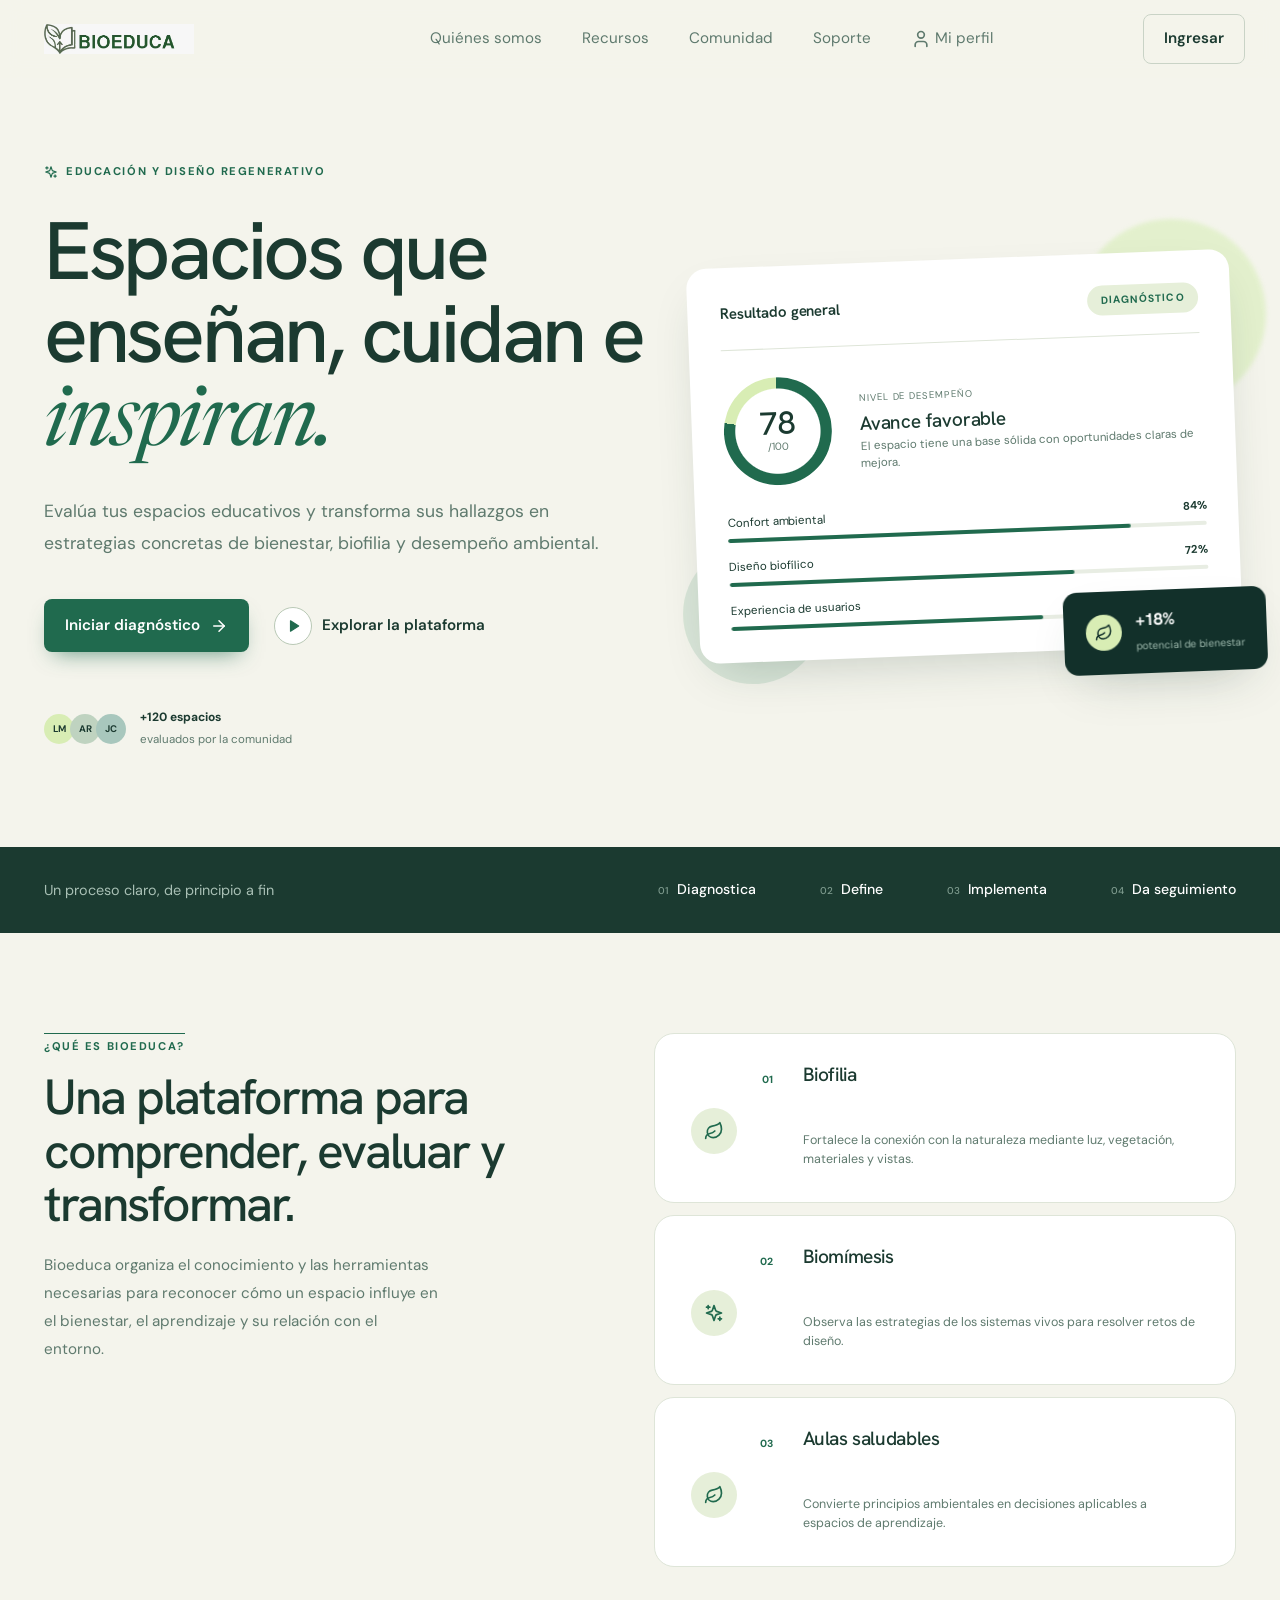
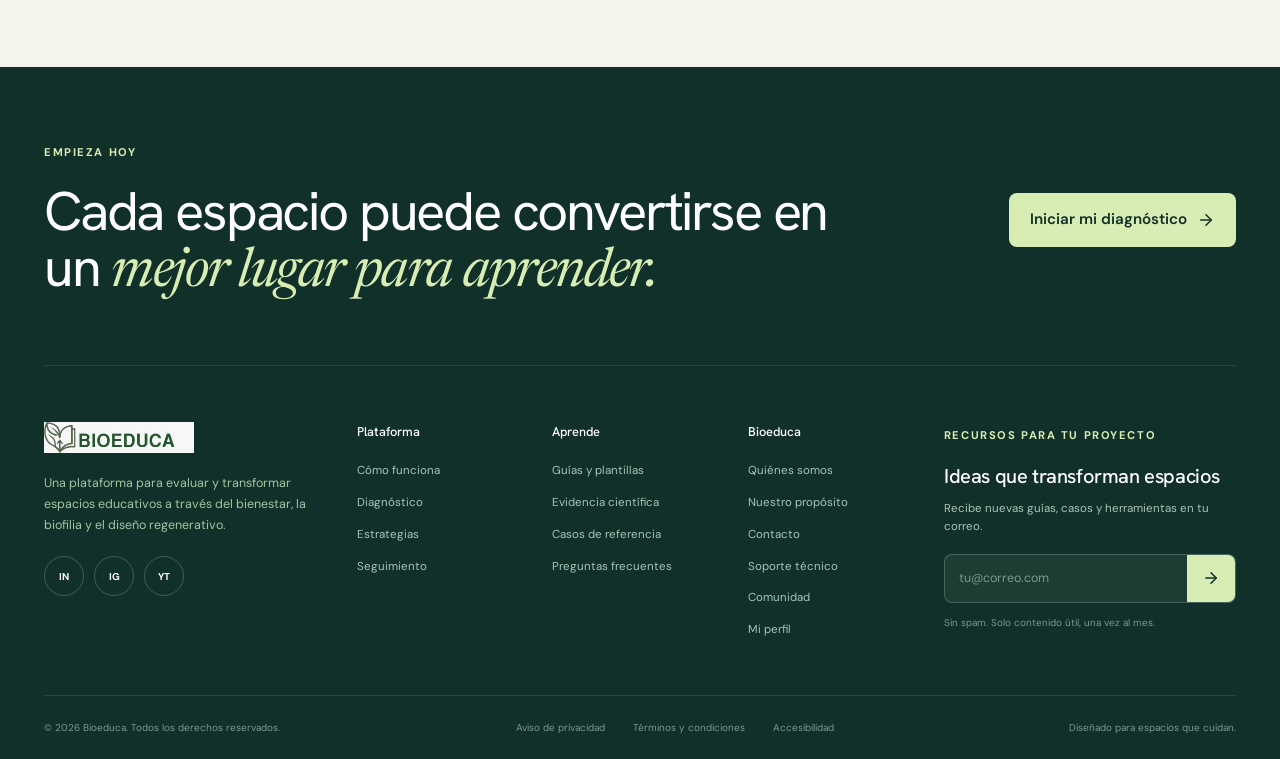
<file: index.html>
<!DOCTYPE html>
<html lang="es">
<head>
<meta charset="UTF-8">
<meta name="viewport" content="width=device-width, initial-scale=1">
<title>Bioeduca — Espacios que enseñan, cuidan e inspiran</title>
<meta name="description" content="Evalúa tus espacios educativos y transforma sus hallazgos en estrategias de bienestar, biofilia y desempeño ambiental.">
<link rel="preconnect" href="https://fonts.googleapis.com">
<link rel="preconnect" href="https://fonts.gstatic.com" crossorigin>
<link href="https://fonts.googleapis.com/css2?family=DM+Sans:wght@400;500;600;700&family=Hanken+Grotesk:wght@400;500;600&family=Newsreader:ital,wght@1,400;1,500&display=swap" rel="stylesheet">
<link rel="stylesheet" href="styles.css">
<script src="script.js" defer></script>
</head>
<body>
<svg width="0" height="0" style="position:absolute" aria-hidden="true" focusable="false"><defs><symbol id="i-arrow-right" viewBox="0 0 24 24"><path d="M5 12h14"/><path d="m12 5 7 7-7 7"/></symbol><symbol id="i-play" viewBox="0 0 24 24"><polygon points="6 3 20 12 6 21 6 3"/></symbol><symbol id="i-menu" viewBox="0 0 24 24"><line x1="4" x2="20" y1="12" y2="12"/><line x1="4" x2="20" y1="6" y2="6"/><line x1="4" x2="20" y1="18" y2="18"/></symbol><symbol id="i-leaf" viewBox="0 0 24 24"><path d="M11 20A7 7 0 0 1 9.8 6.1C15.5 5 17 4.48 19 2c1 2 2 4.18 2 8 0 5.5-4.78 10-10 10Z"/><path d="M2 21c0-3 1.85-5.36 5.08-6C9.5 14.52 12 13 13 12"/></symbol><symbol id="i-sparkles" viewBox="0 0 24 24"><path d="m12 3-1.912 5.813a2 2 0 0 1-1.275 1.275L3 12l5.813 1.912a2 2 0 0 1 1.275 1.275L12 21l1.912-5.813a2 2 0 0 1 1.275-1.275L21 12l-5.813-1.912a2 2 0 0 1-1.275-1.275L12 3Z"/><path d="M5 3v4"/><path d="M19 17v4"/><path d="M3 5h4"/><path d="M17 19h4"/></symbol><symbol id="i-download" viewBox="0 0 24 24"><path d="M21 15v4a2 2 0 0 1-2 2H5a2 2 0 0 1-2-2v-4"/><polyline points="7 10 12 15 17 10"/><line x1="12" x2="12" y1="15" y2="3"/></symbol><symbol id="i-chevron-down" viewBox="0 0 24 24"><path d="m6 9 6 6 6-6"/></symbol><symbol id="i-upload" viewBox="0 0 24 24"><path d="M21 15v4a2 2 0 0 1-2 2H5a2 2 0 0 1-2-2v-4"/><polyline points="17 8 12 3 7 8"/><line x1="12" x2="12" y1="3" y2="15"/></symbol><symbol id="i-phone" viewBox="0 0 24 24"><path d="M22 16.92v3a2 2 0 0 1-2.18 2 19.79 19.79 0 0 1-8.63-3.07 19.5 19.5 0 0 1-6-6 19.79 19.79 0 0 1-3.07-8.67A2 2 0 0 1 4.11 2h3a2 2 0 0 1 2 1.72 12.84 12.84 0 0 0 .7 2.81 2 2 0 0 1-.45 2.11L8.09 9.91a16 16 0 0 0 6 6l1.27-1.27a2 2 0 0 1 2.11-.45 12.84 12.84 0 0 0 2.81.7A2 2 0 0 1 22 16.92z"/></symbol><symbol id="i-map-pin" viewBox="0 0 24 24"><path d="M20 10c0 6-8 12-8 12s-8-6-8-12a8 8 0 0 1 16 0Z"/><circle cx="12" cy="10" r="3"/></symbol><symbol id="i-copy" viewBox="0 0 24 24"><rect width="14" height="14" x="8" y="8" rx="2" ry="2"/><path d="M4 16c-1.1 0-2-.9-2-2V4c0-1.1.9-2 2-2h10c1.1 0 2 .9 2 2"/></symbol><symbol id="i-check" viewBox="0 0 24 24"><path d="M20 6 9 17l-5-5"/></symbol><symbol id="i-mail" viewBox="0 0 24 24"><rect width="20" height="16" x="2" y="4" rx="2"/><path d="m22 7-8.97 5.7a1.94 1.94 0 0 1-2.06 0L2 7"/></symbol><symbol id="i-x" viewBox="0 0 24 24"><path d="M18 6 6 18"/><path d="m6 6 12 12"/></symbol><symbol id="i-check-circle-2" viewBox="0 0 24 24"><circle cx="12" cy="12" r="10"/><path d="m9 12 2 2 4-4"/></symbol><symbol id="i-user" viewBox="0 0 24 24"><path d="M19 21v-2a4 4 0 0 0-4-4H9a4 4 0 0 0-4 4v2"/><circle cx="12" cy="7" r="4"/></symbol></defs></svg>
<header class="header">
  <div class="container header__in">


<a href="#/" class="logo" aria-label="Bioeduca, inicio">
    <img
        src="img/BIED.jpg"
        alt="BIOEDUCA"
        class="logo__image"
    >
</a>

    <button class="burger" aria-label="Abrir menú" aria-expanded="false" aria-controls="nav"><svg class="i" aria-hidden="true" focusable="false"><use href="#i-menu"/></svg></button>
    <nav class="nav" id="nav" aria-label="Principal">
      <a href="#/quienes-somos" data-route="quienes-somos">Quiénes somos</a>
      <a href="#/recursos" data-route="recursos">Recursos</a>
      <a href="#/comunidad" data-route="comunidad">Comunidad</a>
      <a href="#/soporte" data-route="soporte">Soporte</a>
      <a href="perfil.html" class="nav__profile"><svg class="i" aria-hidden="true" focusable="false"><use href="#i-user"/></svg> Mi perfil</a>
      <a class="btn btn--outline nav__cta" href="login.html">Ingresar</a>
    </nav>
  </div>
</header>

<main id="main">
<!-- ============ INICIO ============ -->
<div class="view" data-view="" hidden>
  <section class="hero container">
    <div class="hero__copy">
      <p class="eyebrow"><svg class="i" aria-hidden="true" focusable="false"><use href="#i-sparkles"/></svg> Educación y diseño regenerativo</p>
      <h1>Espacios que enseñan, cuidan e <em>inspiran.</em></h1>
      <p class="lead">Evalúa tus espacios educativos y transforma sus hallazgos en estrategias concretas de bienestar, biofilia y desempeño ambiental.</p>
      <div class="hero__actions">
        <button class="btn btn--primary" data-open-diag>Iniciar diagnóstico <svg class="i" aria-hidden="true" focusable="false"><use href="#i-arrow-right"/></svg></button>
        <a class="btn btn--ghost" href="#/recursos"><span class="play"><svg class="i" aria-hidden="true" focusable="false"><use href="#i-play"/></svg></span> Explorar la plataforma</a>
      </div>
      <div class="proof">
        <div class="avatars"><span>LM</span><span>AR</span><span>JC</span></div>
        <p><strong>+120 espacios</strong><small>evaluados por la comunidad</small></p>
      </div>
    </div>
    <div class="hero__visual" aria-label="Ejemplo de resultado de diagnóstico">
      <span class="blob blob--a"></span><span class="blob blob--b"></span>
      <article class="score">
        <header><h2>Resultado general</h2><span class="pill">DIAGNÓSTICO</span></header>
        <div class="score__main">
          <div class="ring" style="--v:78"><b>78</b><small>/100</small></div>
          <div><small class="micro">NIVEL DE DESEMPEÑO</small><h3>Avance favorable</h3><p>El espacio tiene una base sólida con oportunidades claras de mejora.</p></div>
        </div>
        <ul class="bars">
          <li><span>Confort ambiental</span><b>84%</b><i style="--w:84%"></i></li>
          <li><span>Diseño biofílico</span><b>72%</b><i style="--w:72%"></i></li>
          <li><span>Experiencia de usuarios</span><b>65%</b><i style="--w:65%"></i></li>
        </ul>
        <aside class="badge"><span><svg class="i" aria-hidden="true" focusable="false"><use href="#i-leaf"/></svg></span><div><strong>+18%</strong><small>potencial de bienestar</small></div></aside>
      </article>
    </div>
  </section>

  <section class="process" aria-label="Proceso">
    <div class="container process__in">
      <p>Un proceso claro, de principio a fin</p>
      <ol><li><small>01</small>Diagnostica</li><li><small>02</small>Define</li><li><small>03</small>Implementa</li><li><small>04</small>Da seguimiento</li></ol>
    </div>
  </section>

  <section class="about container">
    <div>
      <p class="tag">¿QUÉ ES BIOEDUCA?</p>
      <h2 class="h2">Una plataforma para comprender, evaluar y transformar.</h2>
      <p class="muted">Bioeduca organiza el conocimiento y las herramientas necesarias para reconocer cómo un espacio influye en el bienestar, el aprendizaje y su relación con el entorno.</p>
    </div>
    <div class="stack">
      <article class="card feat"><small>01</small><span class="ico"><svg class="i" aria-hidden="true" focusable="false"><use href="#i-leaf"/></svg></span><div><h3>Biofilia</h3><p>Fortalece la conexión con la naturaleza mediante luz, vegetación, materiales y vistas.</p></div></article>
      <article class="card feat"><small>02</small><span class="ico"><svg class="i" aria-hidden="true" focusable="false"><use href="#i-sparkles"/></svg></span><div><h3>Biomímesis</h3><p>Observa las estrategias de los sistemas vivos para resolver retos de diseño.</p></div></article>
      <article class="card feat"><small>03</small><span class="ico"><svg class="i" aria-hidden="true" focusable="false"><use href="#i-leaf"/></svg></span><div><h3>Aulas saludables</h3><p>Convierte principios ambientales en decisiones aplicables a espacios de aprendizaje.</p></div></article>
    </div>
  </section>
</div>

<!-- ============ QUIÉNES SOMOS ============ -->
<div class="view" data-view="quienes-somos" hidden>
  <section class="hero hero--about container">
    <div class="hero__copy">
      <p class="tag">QUIÉNES SOMOS</p>
      <h1>Diseñamos espacios que también forman parte del aprendizaje.</h1>
      <p class="lead">Bioeduca conecta conocimiento científico, experiencia educativa y diseño regenerativo para que cada institución pueda transformar sus espacios con propósito.</p>
      <button class="btn btn--primary" data-open-diag>Comenzar una evaluación <svg class="i" aria-hidden="true" focusable="false"><use href="#i-arrow-right"/></svg></button>
    </div>
    <aside class="manifesto">
      <small>MANIFIESTO BIOEDUCA</small>
      <blockquote>“Un espacio educativo no es un contenedor: es un agente activo que puede cuidar, inspirar y regenerar.”</blockquote>
      <hr><strong data-count="120" data-suffix="+">120+</strong><small>espacios evaluados</small>
    </aside>
  </section>
  <section class="container"><div class="trio">
    <article><small>01</small><h3>Propósito</h3><p>Convertir la evidencia sobre bienestar en decisiones accesibles.</p></article>
    <article><small>02</small><h3>Misión</h3><p>Acompañar a las comunidades desde el diagnóstico hasta el impacto.</p></article>
    <article><small>03</small><h3>Visión</h3><p>Una red de espacios educativos saludables, vivos y regenerativos.</p></article>
  </div></section>
  <section class="container goals">
    <div><p class="tag">OBJETIVOS</p><h2 class="h2">Lo que buscamos lograr.</h2></div>
    <ul class="goal-list">
      <li><span class="ci"><svg class="i" aria-hidden="true" focusable="false"><use href="#i-check"/></svg></span><p>Medir cómo el confort ambiental y la conexión con la naturaleza influyen en el aprendizaje.</p></li>
      <li><span class="ci"><svg class="i" aria-hidden="true" focusable="false"><use href="#i-check"/></svg></span><p>Traducir la evidencia científica en estrategias biofílicas y biomiméticas aplicables.</p></li>
      <li><span class="ci"><svg class="i" aria-hidden="true" focusable="false"><use href="#i-check"/></svg></span><p>Acompañar a cada institución desde el diagnóstico hasta la verificación de resultados.</p></li>
      <li><span class="ci"><svg class="i" aria-hidden="true" focusable="false"><use href="#i-check"/></svg></span><p>Construir una comunidad que comparta casos, datos y aprendizajes.</p></li>
    </ul>
  </section>
  <section class="container contact" id="contacto">
    <div><p class="tag">CONTACTO</p><h2 class="h2">Hablemos de tu espacio.</h2><p class="muted">Escríbenos o llámanos: te ayudamos a dar el primer paso. Los datos de esta sección son de ejemplo; reemplázalos por los oficiales.</p></div>
    <ul class="contact__list">
      <li><span class="ci"><svg class="i" aria-hidden="true" focusable="false"><use href="#i-phone"/></svg></span><div><small>Teléfono</small><a href="tel:+528100000000">+52 (81) 0000 0000</a></div></li>
      <li><span class="ci"><svg class="i" aria-hidden="true" focusable="false"><use href="#i-mail"/></svg></span><div><small>Correo</small><a href="mailto:hola@bioeduca.org">hola@bioeduca.org</a></div></li>
      <li><span class="ci"><svg class="i" aria-hidden="true" focusable="false"><use href="#i-map-pin"/></svg></span><div><small>Ubicación</small><span>Nuevo León, México</span></div></li>
      <li><div class="soc-links" aria-label="Redes sociales"><a href="#" data-soon="Esta red social estará disponible pronto.">LinkedIn</a><a href="#" data-soon="Esta red social estará disponible pronto.">Instagram</a><a href="#" data-soon="Esta red social estará disponible pronto.">YouTube</a></div></li>
    </ul>
  </section>
</div>

<!-- ============ RECURSOS ============ -->
<div class="view" data-view="recursos" hidden>
  <section class="page-head container">
    <p class="tag">BIBLIOTECA</p>
    <h1>Recursos para diseñar con propósito.</h1>
    <p class="lead">Herramientas, documentos y referencias para acompañar cada decisión.</p>
    <div class="chips" role="group" aria-label="Filtrar recursos" data-filter-group="res">
      <button class="chip is-active" data-f="all">Todos</button><button class="chip" data-f="biofilia">Diseño biofílico</button><button class="chip" data-f="biomimesis">Biomimético</button><button class="chip" data-f="confort">Confort ambiental</button><button class="chip" data-f="guia">Guías y plantillas</button><button class="chip" data-f="evidencia">Evidencias</button><button class="chip" data-f="caso">Casos</button><button class="chip" data-f="pregunta">FAQs</button>
    </div>
  </section>
  <section class="container grid2" id="res-grid">
    <article class="card res" data-cat="biofilia guia" data-title="Diseño biofílico en espacios educativos" data-meta="PDF · 2.4 MB"><small>01 · GUÍA</small><h3>Diseño biofílico en espacios educativos</h3><p>Principios y acciones para reforzar la conexión cotidiana con la naturaleza.</p><footer><span>PDF · 2.4 MB</span><button class="btn-dl" type="button" data-download><svg class="i" aria-hidden="true" focusable="false"><use href="#i-download"/></svg> Descargar</button></footer></article>
    <article class="card res" data-cat="guia" data-title="Matriz de observación del espacio" data-meta="XLSX · 180 KB"><small>02 · PLANTILLA</small><h3>Matriz de observación del espacio</h3><p>Registra condiciones físicas, patrones de uso y oportunidades de mejora.</p><footer><span>XLSX · 180 KB</span><button class="btn-dl" type="button" data-download><svg class="i" aria-hidden="true" focusable="false"><use href="#i-download"/></svg> Descargar</button></footer></article>
    <article class="card res" data-cat="biomimesis guia" data-title="Primeros pasos para diseñar con biomímesis" data-meta="PDF · 1.9 MB"><small>03 · GUÍA</small><h3>Primeros pasos para diseñar con biomímesis</h3><p>Cómo traducir estrategias de la naturaleza en soluciones de aula.</p><footer><span>PDF · 1.9 MB</span><button class="btn-dl" type="button" data-download><svg class="i" aria-hidden="true" focusable="false"><use href="#i-download"/></svg> Descargar</button></footer></article>
    <article class="card res" data-cat="confort evidencia" data-title="Confort ambiental y aprendizaje" data-meta="PDF · 3.1 MB"><small>04 · EVIDENCIA</small><h3>Confort ambiental y aprendizaje</h3><p>Colección comentada sobre aire, luz, acústica y desempeño cognitivo.</p><footer><span>PDF · 3.1 MB</span><button class="btn-dl" type="button" data-download><svg class="i" aria-hidden="true" focusable="false"><use href="#i-download"/></svg> Descargar</button></footer></article>
    <article class="card res" data-cat="evidencia biofilia" data-title="Bibliografía comentada: naturaleza y atención" data-meta="PDF · 1.2 MB"><small>05 · EVIDENCIA</small><h3>Bibliografía comentada: naturaleza y atención</h3><p>Referencias clave sobre biofilia y atención sostenida en estudiantes.</p><footer><span>PDF · 1.2 MB</span><button class="btn-dl" type="button" data-download><svg class="i" aria-hidden="true" focusable="false"><use href="#i-download"/></svg> Descargar</button></footer></article>
    <article class="card res" data-cat="caso biofilia" data-title="Caso: patio escolar regenerado" data-meta="PDF · 4.0 MB"><small>06 · CASO</small><h3>Caso: patio escolar regenerado</h3><p>Cómo una escuela transformó su patio en un espacio vivo de aprendizaje.</p><footer><span>PDF · 4.0 MB</span><button class="btn-dl" type="button" data-download><svg class="i" aria-hidden="true" focusable="false"><use href="#i-download"/></svg> Descargar</button></footer></article>
    <article class="card res" data-cat="pregunta" data-title="Preguntas frecuentes: primeros pasos" data-meta="PDF · 640 KB"><small>07 · FAQ</small><h3>Preguntas frecuentes: primeros pasos</h3><p>Respuestas rápidas sobre diagnóstico, estrategias y seguimiento.</p><footer><span>PDF · 640 KB</span><button class="btn-dl" type="button" data-download><svg class="i" aria-hidden="true" focusable="false"><use href="#i-download"/></svg> Descargar</button></footer></article>
    <article class="card res" data-cat="confort guia" data-title="Registro de confort térmico y acústico" data-meta="XLSX · 210 KB"><small>08 · PLANTILLA</small><h3>Registro de confort térmico y acústico</h3><p>Hoja sencilla para medir y comparar condiciones del aula.</p><footer><span>XLSX · 210 KB</span><button class="btn-dl" type="button" data-download><svg class="i" aria-hidden="true" focusable="false"><use href="#i-download"/></svg> Descargar</button></footer></article>
  </section>
  <p class="container empty" hidden>No hay recursos en esta categoría todavía.</p>
</div>

<!-- ============ COMUNIDAD ============ -->
<div class="view" data-view="comunidad" hidden>
  <section class="hero hero--comm container">
    <div class="hero__copy">
      <p class="tag">COMUNIDAD BIOEDUCA</p>
      <h1>Conocimiento que crece cuando se comparte.</h1>
      <p class="lead">Explora investigaciones, experiencias y conversaciones entre personas que están transformando espacios educativos.</p>
    </div>
    <div class="circle"><strong data-count="1240">1,240</strong><small>personas aprendiendo juntas</small></div>
  </section>
  <section class="container">
    <div class="tabs" role="tablist" data-tabs>
      <button role="tab" class="tab is-active" aria-selected="true" aria-controls="tab-art" id="t-art">Artículos e investigaciones</button>
      <button role="tab" class="tab" aria-selected="false" aria-controls="tab-foro" id="t-foro" tabindex="-1">Foro de discusiones</button>
    </div>
    <div class="grid2" role="tabpanel" id="tab-art" aria-labelledby="t-art">
      <article class="card res"><small class="tag2">INVESTIGACIÓN</small><h3>La naturaleza como aliada de la atención</h3><p>Ideas, hallazgos y decisiones aplicables para transformar la experiencia cotidiana.</p><a class="read" href="#/comunidad" data-soon="Este contenido estará disponible pronto.">Leer artículo · 6 min <svg class="i" aria-hidden="true" focusable="false"><use href="#i-arrow-right"/></svg></a></article>
      <article class="card res"><small class="tag2">TENDENCIAS</small><h3>Aulas flexibles: más allá del mobiliario</h3><p>Ideas, hallazgos y decisiones aplicables para transformar la experiencia cotidiana.</p><a class="read" href="#/comunidad" data-soon="Este contenido estará disponible pronto.">Leer artículo · 8 min <svg class="i" aria-hidden="true" focusable="false"><use href="#i-arrow-right"/></svg></a></article>
    </div>
    <div class="forum" role="tabpanel" id="tab-foro" aria-labelledby="t-foro" hidden>
      <form class="compose" id="ask-form" novalidate>
        <p class="tag">INTERCAMBIO DE IDEAS</p>
        <h3>Abre una conversación</h3>
        <label class="sr" for="ask-text">Tu pregunta para la comunidad</label>
        <textarea id="ask-text" name="question" rows="5" maxlength="160" placeholder="¿Qué quieres preguntar a la comunidad?" aria-describedby="ask-err ask-count"></textarea>
        <div class="compose__foot">
          <small class="compose__err" id="ask-err" role="alert"></small>
          <small class="compose__count" id="ask-count">0/160</small>
        </div>
        <button class="btn btn--primary" type="submit">Publicar pregunta <svg class="i" aria-hidden="true" focusable="false"><use href="#i-arrow-right"/></svg></button>
      </form>
      <div class="threads">
        <div class="threads__head"><h3>Conversaciones recientes</h3><span id="thread-count" aria-live="polite">3 hilos</span></div>
        <div class="thread-list" id="thread-list" aria-live="polite"></div>
      </div>
    </div>
  </section>
</div>
<!-- ============ SOPORTE TÉCNICO ============ -->
<div class="view" data-view="soporte" hidden>
  <section class="page-head container">
    <p class="tag">SOPORTE TÉCNICO</p>
    <h1>¿Algo no funciona? Te ayudamos.</h1>
    <p class="lead">Consulta las preguntas frecuentes o reporta un problema y recibe un folio de seguimiento.</p>
  </section>
  <section class="container support">
    <div class="faq">
      <h2 class="h3">Preguntas frecuentes</h2>
      <details name="faq" open><summary>¿Cómo inicio un diagnóstico?<svg class="i" aria-hidden="true" focusable="false"><use href="#i-chevron-down"/></svg></summary><p>Pulsa «Iniciar diagnóstico» en la página principal o entra a tu Expediente Digital y abre el Módulo 1. Necesitas registrar tu espacio educativo y a la persona responsable.</p></details>
      <details name="faq"><summary>¿Qué necesito para crear mi cuenta?<svg class="i" aria-hidden="true" focusable="false"><use href="#i-chevron-down"/></svg></summary><p>Un correo electrónico, una contraseña de al menos 8 caracteres y aceptar los términos. Al registrarte te pediremos un código de seguridad de 6 dígitos.</p></details>
      <details name="faq"><summary>¿Cómo recibo el código de seguridad?<svg class="i" aria-hidden="true" focusable="false"><use href="#i-chevron-down"/></svg></summary><p>Llega al correo con el que te registras. En esta versión de demostración el código también aparece en pantalla.</p></details>
      <details name="faq"><summary>¿Puedo descargar las plantillas sin costo?<svg class="i" aria-hidden="true" focusable="false"><use href="#i-chevron-down"/></svg></summary><p>Sí. Todos los recursos de la biblioteca están disponibles para descarga. Elige el que necesitas y confirma en la ventana de descarga.</p></details>
      <details name="faq"><summary>¿Qué es el Expediente Digital Institucional?<svg class="i" aria-hidden="true" focusable="false"><use href="#i-chevron-down"/></svg></summary><p>Es el registro de tu espacio educativo y de su responsable. Genera un folio único y da acceso a los 5 módulos: diagnóstico, estrategia, propuesta, validación y ejecución.</p></details>
      <details name="faq"><summary>¿Cuánto tarda la respuesta a un reporte técnico?<svg class="i" aria-hidden="true" focusable="false"><use href="#i-chevron-down"/></svg></summary><p>Cada reporte recibe un folio de seguimiento al enviarse. El tiempo de respuesta lo defines tú según tu equipo de soporte; por ahora es un valor de ejemplo.</p></details>
    </div>
    <div class="sp-card">
      <form id="sp-form" novalidate>
        <h2 class="h3">Reportar un problema técnico</h2>
        <div class="sp-row">
          <div class="sp-field"><label for="sp-name">Nombre</label><input id="sp-name" type="text" autocomplete="name" placeholder="Tu nombre"><small class="sp-err" role="alert"></small></div>
          <div class="sp-field"><label for="sp-mail">Correo</label><input id="sp-mail" type="email" autocomplete="email" placeholder="tu@correo.com"><small class="sp-err" role="alert"></small></div>
        </div>
        <div class="sp-row">
          <div class="sp-field"><label for="sp-type">Tipo de problema</label><select id="sp-type"><option value="">Selecciona…</option><option>No puedo iniciar sesión o registrarme</option><option>Error en un formulario</option><option>Falla al descargar un recurso</option><option>Problema visual o de diseño</option><option>La página va lenta o no carga</option><option>Otro</option></select><small class="sp-err" role="alert"></small></div>
          <div class="sp-field"><label for="sp-module">Módulo donde ocurrió</label><select id="sp-module"><option value="">Selecciona…</option><option>Inicio</option><option>Recursos</option><option>Comunidad / Foro</option><option>Acceso (inicio de sesión)</option><option>Expediente Digital</option><option>1. Diagnóstico</option><option>2. Estrategia</option><option>3. Propuesta</option><option>4. Validación Institucional</option><option>5. Ejecución y Verificación</option></select><small class="sp-err" role="alert"></small></div>
        </div>
        <div class="sp-field"><label for="sp-desc">Descripción</label><textarea id="sp-desc" rows="5" maxlength="800" placeholder="¿Qué estabas haciendo y qué pasó?"></textarea><small class="sp-err" role="alert"></small></div>
        <div class="sp-field"><span class="sp-lbl">Evidencia visual <span class="opt">(opcional)</span></span>
          <input class="sr" id="sp-file" type="file" accept="image/png,image/jpeg">
          <label class="sp-drop" for="sp-file"><svg class="i" aria-hidden="true" focusable="false"><use href="#i-upload"/></svg><span><b>Subir imagen</b> JPG o PNG · máx. 2 MB</span></label>
          <div class="sp-prev" id="sp-prev" hidden><img alt="Vista previa de la evidencia"><div><b id="sp-prev-name"></b><button type="button" id="sp-rm" class="sp-link"><svg class="i" aria-hidden="true" focusable="false"><use href="#i-x"/></svg> Quitar imagen</button></div></div>
          <small class="sp-err" id="sp-file-err" role="alert"></small></div>
        <button class="btn btn--primary" type="submit" id="sp-submit">Enviar reporte <svg class="i" aria-hidden="true" focusable="false"><use href="#i-arrow-right"/></svg></button>
      </form>
      <div class="sp-done" id="sp-done" hidden>
        <span class="ci ci--lg"><svg class="i" aria-hidden="true" focusable="false"><use href="#i-check-circle-2"/></svg></span>
        <h2 class="h3">Reporte enviado</h2>
        <p class="muted">Guarda tu folio de seguimiento:</p>
        <p class="folio" id="sp-folio" aria-live="polite"></p>
        <p class="muted" id="sp-note"></p>
        <div class="sp-actions"><button class="btn btn--primary" type="button" id="sp-copy"><svg class="i" aria-hidden="true" focusable="false"><use href="#i-copy"/></svg> Copiar folio</button><button class="btn btn--outline" type="button" id="sp-again">Reportar otro problema</button></div>
      </div>
    </div>
  </section>
</div>
</main>

<footer class="footer">
  <div class="container">
    <div class="cta">
      <div><p class="eyebrow eyebrow--light">EMPIEZA HOY</p><h2>Cada espacio puede convertirse en un <em>mejor lugar para aprender.</em></h2></div>
      <button class="btn btn--light" data-open-diag>Iniciar mi diagnóstico <svg class="i" aria-hidden="true" focusable="false"><use href="#i-arrow-right"/></svg></button>
    </div>
    <div class="footer__grid">
      <div class="footer__brand">
        <a href="#/" class="logo" aria-label="Bioeduca, inicio">
    <img
        src="img/BIED.jpg"
        alt="BIOEDUCA"
        class="logo__image"
    >
</a>
        <p>Una plataforma para evaluar y transformar espacios educativos a través del bienestar, la biofilia y el diseño regenerativo.</p>
        <div class="social"><a href="#" data-soon="Esta sección estará disponible pronto." aria-label="LinkedIn">IN</a><a href="#" data-soon="Esta sección estará disponible pronto." aria-label="Instagram">IG</a><a href="#" data-soon="Esta sección estará disponible pronto." aria-label="YouTube">YT</a></div>
      </div>
      <nav aria-label="Plataforma"><h4>Plataforma</h4><a href="#/">Cómo funciona</a><a href="#/">Diagnóstico</a><a href="#/">Estrategias</a><a href="#/">Seguimiento</a></nav>
      <nav aria-label="Aprende"><h4>Aprende</h4><a href="#/recursos">Guías y plantillas</a><a href="#/recursos">Evidencia científica</a><a href="#/recursos">Casos de referencia</a><a href="#/soporte">Preguntas frecuentes</a></nav>
      <nav aria-label="Bioeduca"><h4>Bioeduca</h4><a href="#/quienes-somos">Quiénes somos</a><a href="#/quienes-somos">Nuestro propósito</a><a href="#/quienes-somos">Contacto</a><a href="#/soporte">Soporte técnico</a><a href="#/comunidad">Comunidad</a><a href="perfil.html">Mi perfil</a></nav>
      <form class="news" novalidate>
        <p class="eyebrow eyebrow--light">RECURSOS PARA TU PROYECTO</p>
        <h4>Ideas que transforman espacios</h4>
        <p>Recibe nuevas guías, casos y herramientas en tu correo.</p>
        <div class="news__row"><label class="sr" for="email">Correo electrónico</label><input id="email" type="email" placeholder="tu@correo.com" autocomplete="email" required><button aria-label="Suscribirme"><svg class="i" aria-hidden="true" focusable="false"><use href="#i-arrow-right"/></svg></button></div>
        <small class="news__msg" role="status">Sin spam. Solo contenido útil, una vez al mes.</small>
      </form>
    </div>
    <div class="legal"><span>© 2026 Bioeduca. Todos los derechos reservados.</span><span class="legal__links"><a href="#" data-soon="Esta sección estará disponible pronto.">Aviso de privacidad</a><a href="#" data-soon="Esta sección estará disponible pronto.">Términos y condiciones</a><a href="#" data-soon="Esta sección estará disponible pronto.">Accesibilidad</a></span><span>Diseñado para espacios que cuidan.</span></div>
  </div>
</footer>

<dialog class="modal" id="dl"><div class="modal__in"><h2 id="dl-title">Descargar recurso</h2><p class="muted" id="dl-meta"></p><p class="dl-ok"><svg class="i" aria-hidden="true" focusable="false"><use href="#i-check-circle-2"/></svg> Disponible para descarga</p><div class="prog" id="dl-prog" hidden><i></i></div><p class="muted" id="dl-status" role="status"></p><div class="modal__row"><button type="button" class="btn btn--outline" id="dl-cancel">Cancelar</button><button type="button" class="btn btn--primary" id="dl-start"><svg class="i" aria-hidden="true" focusable="false"><use href="#i-download"/></svg> Descargar</button></div></div></dialog>
<dialog class="modal" id="diag"><form method="dialog" class="modal__in"><h2>Iniciar diagnóstico</h2><p class="muted">Cuéntanos sobre el espacio que quieres evaluar.</p><label>Nombre del espacio<input required placeholder="Ej. Aula 3B"></label><label>Tipo<select><option>Aula</option><option>Patio</option><option>Biblioteca</option><option>Otro</option></select></label><div class="modal__row"><button value="cancel" class="btn btn--outline" formnovalidate>Cancelar</button><button value="ok" class="btn btn--primary">Comenzar</button></div></form></dialog>
<div class="toast" id="toast" role="status" aria-live="polite" hidden></div>
</body>
</html>
</file>
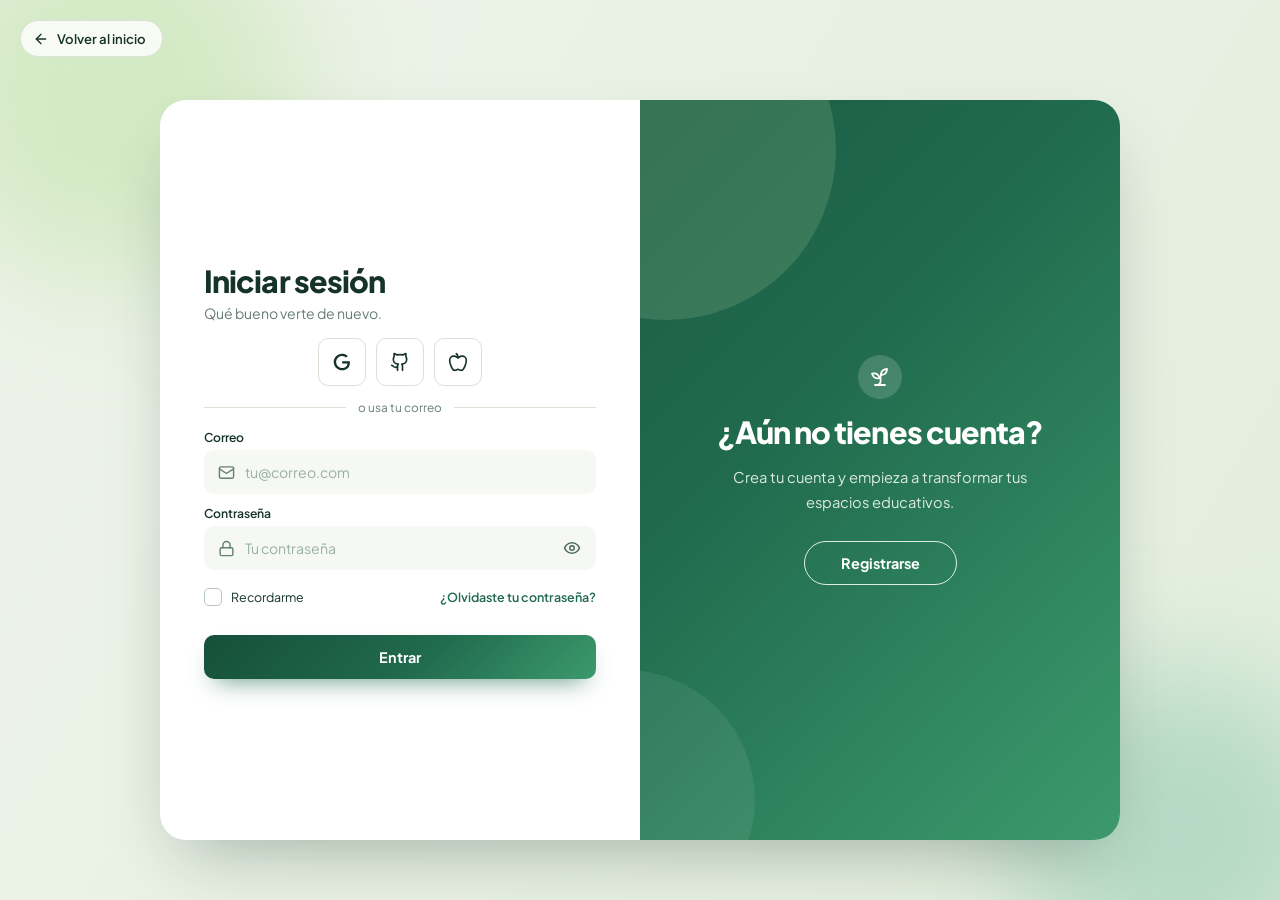
<file: login.html>
<!DOCTYPE html>
<html lang="es">
<head>
<meta charset="UTF-8">
<meta name="viewport" content="width=device-width, initial-scale=1">
<title>Iniciar sesión · Bioeduca</title>
<link rel="preconnect" href="https://fonts.googleapis.com">
<link rel="preconnect" href="https://fonts.gstatic.com" crossorigin>
<link href="https://fonts.googleapis.com/css2?family=Plus+Jakarta+Sans:wght@400;500;600;700;800&display=swap" rel="stylesheet">
<link rel="stylesheet" href="login.css">
<script src="login.js" defer></script>
</head>
<body>
<svg width="0" height="0" style="position:absolute" aria-hidden="true" focusable="false"><defs><symbol id="i-arrow-left" viewBox="0 0 24 24"><path d="m12 19-7-7 7-7"/><path d="M19 12H5"/></symbol><symbol id="i-user" viewBox="0 0 24 24"><path d="M19 21v-2a4 4 0 0 0-4-4H9a4 4 0 0 0-4 4v2"/><circle cx="12" cy="7" r="4"/></symbol><symbol id="i-mail" viewBox="0 0 24 24"><rect width="20" height="16" x="2" y="4" rx="2"/><path d="m22 7-8.97 5.7a1.94 1.94 0 0 1-2.06 0L2 7"/></symbol><symbol id="i-lock" viewBox="0 0 24 24"><rect width="18" height="11" x="3" y="11" rx="2" ry="2"/><path d="M7 11V7a5 5 0 0 1 10 0v4"/></symbol><symbol id="i-eye" viewBox="0 0 24 24"><path d="M2 12s3-7 10-7 10 7 10 7-3 7-10 7-10-7-10-7Z"/><circle cx="12" cy="12" r="3"/></symbol><symbol id="i-eye-off" viewBox="0 0 24 24"><path d="M9.88 9.88a3 3 0 1 0 4.24 4.24"/><path d="M10.73 5.08A10.43 10.43 0 0 1 12 5c7 0 10 7 10 7a13.16 13.16 0 0 1-1.67 2.68"/><path d="M6.61 6.61A13.526 13.526 0 0 0 2 12s3 7 10 7a9.74 9.74 0 0 0 5.39-1.61"/><line x1="2" x2="22" y1="2" y2="22"/></symbol><symbol id="i-leaf" viewBox="0 0 24 24"><path d="M11 20A7 7 0 0 1 9.8 6.1C15.5 5 17 4.48 19 2c1 2 2 4.18 2 8 0 5.5-4.78 10-10 10Z"/><path d="M2 21c0-3 1.85-5.36 5.08-6C9.5 14.52 12 13 13 12"/></symbol><symbol id="i-sprout" viewBox="0 0 24 24"><path d="M7 20h10"/><path d="M10 20c5.5-2.5.8-6.4 3-10"/><path d="M9.5 9.4c1.1.8 1.8 2.2 2.3 3.7-2 .4-3.5.4-4.8-.3-1.2-.6-2.3-1.9-3-4.2 2.8-.5 4.4 0 5.5.8z"/><path d="M14.1 6a7 7 0 0 0-1.1 4c1.9-.1 3.3-.6 4.3-1.4 1-1 1.6-2.3 1.7-4.6-2.7.1-4 1-4.9 2z"/></symbol><symbol id="i-key-round" viewBox="0 0 24 24"><path d="M2 18v3c0 .6.4 1 1 1h4v-3h3v-3h2l1.4-1.4a6.5 6.5 0 1 0-4-4Z"/><circle cx="16.5" cy="7.5" r=".5"/></symbol><symbol id="i-x" viewBox="0 0 24 24"><path d="M18 6 6 18"/><path d="m6 6 12 12"/></symbol><symbol id="i-check-circle-2" viewBox="0 0 24 24"><circle cx="12" cy="12" r="10"/><path d="m9 12 2 2 4-4"/></symbol><symbol id="i-info" viewBox="0 0 24 24"><circle cx="12" cy="12" r="10"/><path d="M12 16v-4"/><path d="M12 8h.01"/></symbol><symbol id="i-github" viewBox="0 0 24 24"><path d="M15 22v-4a4.8 4.8 0 0 0-1-3.5c3 0 6-2 6-5.5.08-1.25-.27-2.48-1-3.5.28-1.15.28-2.35 0-3.5 0 0-1 0-3 1.5-2.64-.5-5.36-.5-8 0C6 2 5 2 5 2c-.3 1.15-.3 2.35 0 3.5A5.403 5.403 0 0 0 4 9c0 3.5 3 5.5 6 5.5-.39.49-.68 1.05-.85 1.65-.17.6-.22 1.23-.15 1.85v4"/><path d="M9 18c-4.51 2-5-2-7-2"/></symbol><symbol id="i-apple" viewBox="0 0 24 24"><path d="M12 20.94c1.5 0 2.75 1.06 4 1.06 3 0 6-8 6-12.22A4.91 4.91 0 0 0 17 5c-2.22 0-4 1.44-5 2-1-.56-2.78-2-5-2a4.9 4.9 0 0 0-5 4.78C2 14 5 22 8 22c1.25 0 2.5-1.06 4-1.06Z"/><path d="M10 2c1 .5 2 2 2 5"/></symbol><symbol id="i-google" viewBox="0 0 24 24"><path d="M21.35 11.1h-9.17v2.73h6.51c-.33 3.81-3.5 5.44-6.5 5.44C8.36 19.27 5 16.25 5 12c0-4.1 3.2-7.27 7-7.27 3.09 0 4.9 1.97 4.9 1.97L19 4.72S16.56 2 12.1 2C6.42 2 2.03 6.8 2.03 12c0 5.05 4.13 10 10.22 10 5.35 0 9.25-3.67 9.25-9.09 0-1.15-.15-1.81-.15-1.81z"/></symbol><symbol id="i-shield-check" viewBox="0 0 24 24"><path d="M20 13c0 5-3.5 7.5-7.66 8.95a1 1 0 0 1-.67-.01C7.5 20.5 4 18 4 13V6a1 1 0 0 1 1-1c2 0 4.5-1.2 6.24-2.72a1.17 1.17 0 0 1 1.52 0C14.51 3.81 17 5 19 5a1 1 0 0 1 1 1z"/><path d="m9 12 2 2 4-4"/></symbol></defs></svg>
<div class="bg" aria-hidden="true"><span class="shape s1"></span><span class="shape s2"></span><span class="shape s3"></span></div>

<a class="back" href="index.html" aria-label="Volver al inicio"><svg class="i" aria-hidden="true" focusable="false"><use href="#i-arrow-left"/></svg><span>Volver al inicio</span></a>

<main class="stage">
  <div class="auth" id="auth">

    <!-- REGISTRO (derecha en estado 2) -->
    <section class="form-box sign-up" aria-labelledby="t-up">
      <form id="form-up" novalidate>
        <h1 id="t-up">Crear cuenta</h1>
        <p class="sub">Empieza a evaluar tus espacios en minutos.</p>
        <div class="social">
          <button type="button" class="soc" data-social="Google" aria-label="Continuar con Google"><svg class="i i--fill" aria-hidden="true" focusable="false"><use href="#i-google"/></svg></button>
          <button type="button" class="soc" data-social="GitHub" aria-label="Continuar con GitHub"><svg class="i" aria-hidden="true" focusable="false"><use href="#i-github"/></svg></button>
          <button type="button" class="soc" data-social="Apple" aria-label="Continuar con Apple"><svg class="i" aria-hidden="true" focusable="false"><use href="#i-apple"/></svg></button>
        </div>
        <p class="divider"><span>o usa tu correo</span></p>

        <div class="field"><label for="u-name">Nombre</label>
          <div class="input"><svg class="i" aria-hidden="true" focusable="false"><use href="#i-user"/></svg><input id="u-name" name="name" type="text" placeholder="Tu nombre" autocomplete="name" required></div>
          <small class="err" aria-live="polite"></small></div>
        <div class="field"><label for="u-mail">Correo</label>
          <div class="input"><svg class="i" aria-hidden="true" focusable="false"><use href="#i-mail"/></svg><input id="u-mail" name="email" type="email" placeholder="tu@correo.com" autocomplete="email" required></div>
          <small class="err" aria-live="polite"></small></div>
        <div class="field"><label for="u-pass">Contraseña</label>
          <div class="input"><svg class="i" aria-hidden="true" focusable="false"><use href="#i-lock"/></svg><input id="u-pass" name="password" type="password" placeholder="Mínimo 8 caracteres" autocomplete="new-password" required><button type="button" class="eye" aria-label="Mostrar contraseña"><svg class="i" aria-hidden="true" focusable="false"><use href="#i-eye"/></svg></button></div>
          <div class="meter" data-level="0" aria-hidden="true"><i></i><i></i><i></i><i></i></div>
          <small class="hint" id="meter-txt" aria-live="polite">Usa mayúsculas, números y símbolos.</small>
          <small class="err" aria-live="polite"></small></div>
        <div class="field check"><label class="chk"><input type="checkbox" id="u-terms" required><span class="box"></span><span>Acepto los <a href="#" data-noop>términos y condiciones</a></span></label>
          <small class="err" aria-live="polite"></small></div>

        <button class="btn" type="submit"><span class="btn__t">Crear cuenta</span><span class="spin" aria-hidden="true"></span></button>
        <p class="m-switch">¿Ya tienes cuenta? <button type="button" data-go="in">Iniciar sesión</button></p>
      </form>
    </section>

    <!-- LOGIN (izquierda en estado 1) -->
    <section class="form-box sign-in" aria-labelledby="t-in">
      <form id="form-in" novalidate>
        <h1 id="t-in">Iniciar sesión</h1>
        <p class="sub">Qué bueno verte de nuevo.</p>
        <div class="social">
          <button type="button" class="soc" data-social="Google" aria-label="Continuar con Google"><svg class="i i--fill" aria-hidden="true" focusable="false"><use href="#i-google"/></svg></button>
          <button type="button" class="soc" data-social="GitHub" aria-label="Continuar con GitHub"><svg class="i" aria-hidden="true" focusable="false"><use href="#i-github"/></svg></button>
          <button type="button" class="soc" data-social="Apple" aria-label="Continuar con Apple"><svg class="i" aria-hidden="true" focusable="false"><use href="#i-apple"/></svg></button>
        </div>
        <p class="divider"><span>o usa tu correo</span></p>

        <div class="field"><label for="i-mail">Correo</label>
          <div class="input"><svg class="i" aria-hidden="true" focusable="false"><use href="#i-mail"/></svg><input id="i-mail" name="email" type="email" placeholder="tu@correo.com" autocomplete="email" required></div>
          <small class="err" aria-live="polite"></small></div>
        <div class="field"><label for="i-pass">Contraseña</label>
          <div class="input"><svg class="i" aria-hidden="true" focusable="false"><use href="#i-lock"/></svg><input id="i-pass" name="password" type="password" placeholder="Tu contraseña" autocomplete="current-password" required><button type="button" class="eye" aria-label="Mostrar contraseña"><svg class="i" aria-hidden="true" focusable="false"><use href="#i-eye"/></svg></button></div>
          <small class="err" aria-live="polite"></small></div>
        <div class="row">
          <label class="chk"><input type="checkbox" id="i-remember"><span class="box"></span><span>Recordarme</span></label>
          <a href="#" id="open-forgot" class="link">¿Olvidaste tu contraseña?</a>
        </div>

        <button class="btn" type="submit"><span class="btn__t">Entrar</span><span class="spin" aria-hidden="true"></span></button>
        <p class="m-switch">¿Aún no tienes cuenta? <button type="button" data-go="up">Registrarse</button></p>
      </form>
    </section>

    <!-- PANEL DESLIZANTE -->
    <div class="overlay-box" aria-hidden="false">
      <div class="overlay">
        <div class="ov-panel ov-left">
          <svg class="i ov-ico" aria-hidden="true" focusable="false"><use href="#i-leaf"/></svg>
          <h2>¿Ya tienes cuenta?</h2>
          <p>Inicia sesión para continuar con tus diagnósticos y recursos.</p>
          <button class="btn btn--ghost" type="button" data-go="in">Iniciar sesión</button>
        </div>
        <div class="ov-panel ov-right">
          <svg class="i ov-ico" aria-hidden="true" focusable="false"><use href="#i-sprout"/></svg>
          <h2>¿Aún no tienes cuenta?</h2>
          <p>Crea tu cuenta y empieza a transformar tus espacios educativos.</p>
          <button class="btn btn--ghost" type="button" data-go="up">Registrarse</button>
        </div>
      </div>
    </div>
  </div>
</main>

<!-- Modal recuperar contraseña -->
<div class="modal" id="forgot" role="dialog" aria-modal="true" aria-labelledby="t-forgot" hidden>
  <div class="modal__card">
    <button class="modal__x" type="button" aria-label="Cerrar" data-close><svg class="i" aria-hidden="true" focusable="false"><use href="#i-x"/></svg></button>
    <span class="modal__ico"><svg class="i" aria-hidden="true" focusable="false"><use href="#i-key-round"/></svg></span>
    <h2 id="t-forgot">Recupera tu contraseña</h2>
    <p class="sub">Te enviaremos un enlace para crear una nueva.</p>
    <form id="form-forgot" novalidate>
      <div class="field"><label for="f-mail">Correo</label>
        <div class="input"><svg class="i" aria-hidden="true" focusable="false"><use href="#i-mail"/></svg><input id="f-mail" type="email" placeholder="tu@correo.com" autocomplete="email" required></div>
        <small class="err" aria-live="polite"></small></div>
      <button class="btn" type="submit"><span class="btn__t">Enviar enlace</span><span class="spin" aria-hidden="true"></span></button>
    </form>
  </div>
</div>

<div class="modal" id="verify" role="dialog" aria-modal="true" aria-labelledby="t-verify" hidden>
  <div class="modal__card">
    <button class="modal__x" type="button" aria-label="Cerrar" data-vclose><svg class="i" aria-hidden="true" focusable="false"><use href="#i-x"/></svg></button>
    <span class="modal__ico"><svg class="i" aria-hidden="true" focusable="false"><use href="#i-shield-check"/></svg></span>
    <h2 id="t-verify">Verifica tu correo</h2>
    <p class="sub">Escribe el código de 6 dígitos que enviamos a <b id="v-mail"></b>.</p>
    <div class="otp" id="otp" role="group" aria-label="Código de seguridad"><input type="text" inputmode="numeric" autocomplete="one-time-code" maxlength="1" aria-label="Dígito 1"><input type="text" inputmode="numeric" autocomplete="off" maxlength="1" aria-label="Dígito 2"><input type="text" inputmode="numeric" autocomplete="off" maxlength="1" aria-label="Dígito 3"><input type="text" inputmode="numeric" autocomplete="off" maxlength="1" aria-label="Dígito 4"><input type="text" inputmode="numeric" autocomplete="off" maxlength="1" aria-label="Dígito 5"><input type="text" inputmode="numeric" autocomplete="off" maxlength="1" aria-label="Dígito 6"></div>
    <small class="v-err" id="v-err" role="alert"></small>
    <small class="hint">Modo demostración: tu código es <b id="v-demo"></b>.</small>
    <button class="btn" id="v-submit" type="button"><span class="btn__t">Verificar y continuar</span><span class="spin" aria-hidden="true"></span></button>
    <p class="v-row">¿No te llegó? <button type="button" class="linkbtn" id="v-resend">Reenviar código</button></p>
  </div>
</div>

<div class="toasts" id="toasts" aria-live="polite"></div>
</body>
</html>
</file>
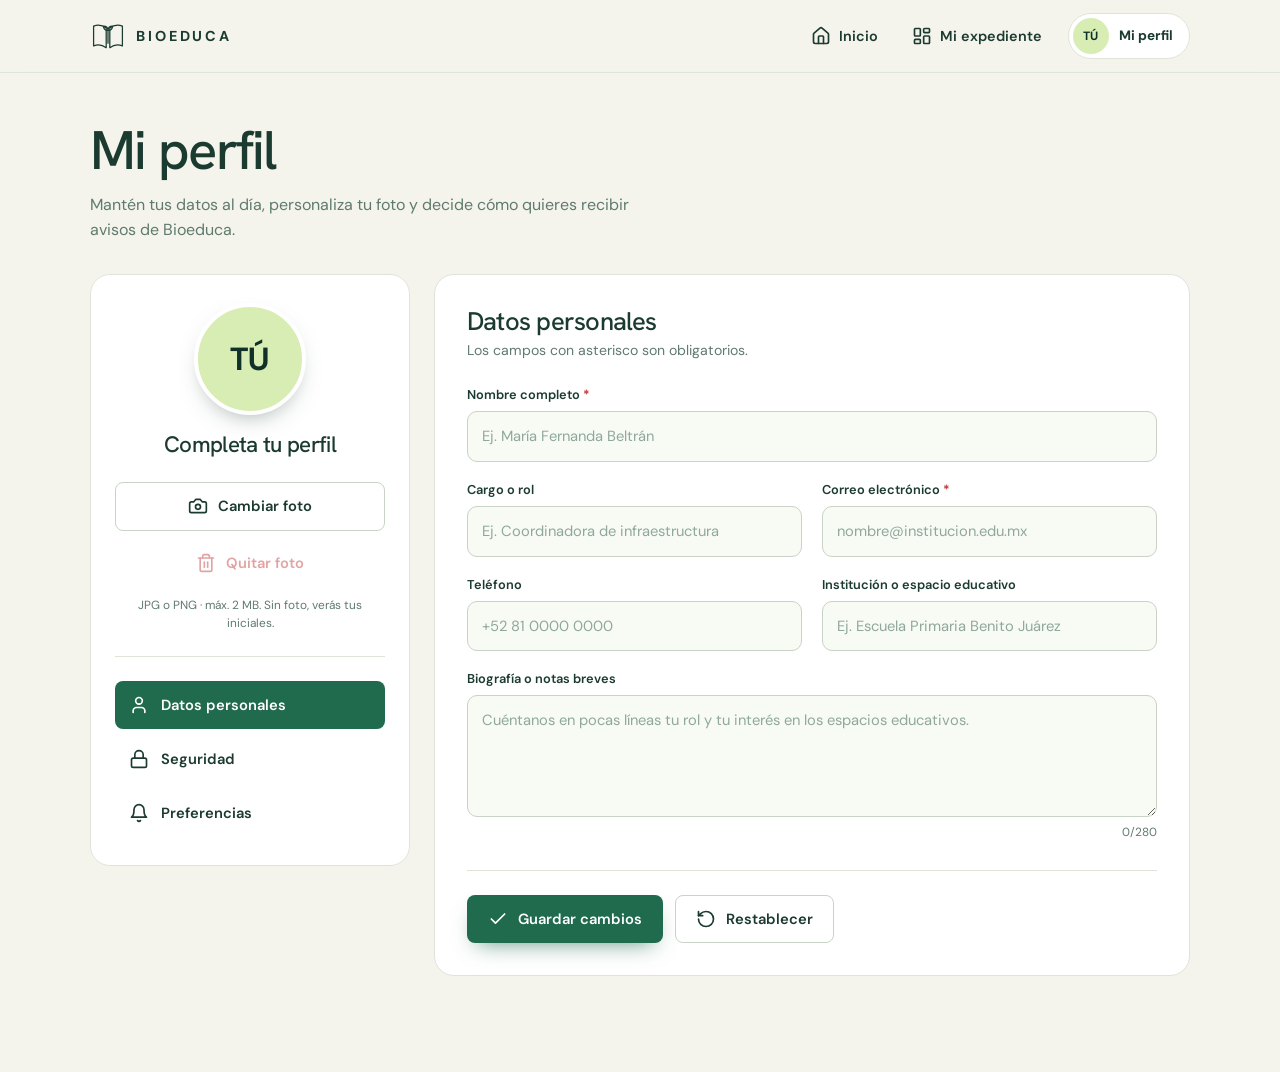
<file: perfil.html>
<!DOCTYPE html>
<html lang="es">
<head>
<meta charset="UTF-8">
<meta name="viewport" content="width=device-width, initial-scale=1">
<title>Mi perfil · Bioeduca</title>
<meta name="description" content="Edita tus datos, tu foto, tu contraseña y tus preferencias en Bioeduca.">
<link rel="preconnect" href="https://fonts.googleapis.com">
<link rel="preconnect" href="https://fonts.gstatic.com" crossorigin>
<link href="https://fonts.googleapis.com/css2?family=DM+Sans:wght@400;500;600;700&family=Hanken+Grotesk:wght@400;500;600&display=swap" rel="stylesheet">
<link rel="stylesheet" href="perfil.css">
<script src="perfil.js" defer></script>
</head>
<body>
<svg width="0" height="0" style="position:absolute" aria-hidden="true" focusable="false"><defs>
<symbol id="i-arrow-left" viewBox="0 0 24 24"><path d="m12 19-7-7 7-7"/><path d="M19 12H5"/></symbol>
<symbol id="i-home" viewBox="0 0 24 24"><path d="M15 21v-8a1 1 0 0 0-1-1h-4a1 1 0 0 0-1 1v8"/><path d="M3 10a2 2 0 0 1 .709-1.528l7-5.999a2 2 0 0 1 2.582 0l7 5.999A2 2 0 0 1 21 10v9a2 2 0 0 1-2 2H5a2 2 0 0 1-2-2z"/></symbol>
<symbol id="i-layout" viewBox="0 0 24 24"><rect width="7" height="9" x="3" y="3" rx="1"/><rect width="7" height="5" x="14" y="3" rx="1"/><rect width="7" height="9" x="14" y="12" rx="1"/><rect width="7" height="5" x="3" y="16" rx="1"/></symbol>
<symbol id="i-user" viewBox="0 0 24 24"><path d="M19 21v-2a4 4 0 0 0-4-4H9a4 4 0 0 0-4 4v2"/><circle cx="12" cy="7" r="4"/></symbol>
<symbol id="i-camera" viewBox="0 0 24 24"><path d="M14.5 4h-5L7 7H4a2 2 0 0 0-2 2v9a2 2 0 0 0 2 2h16a2 2 0 0 0 2-2V9a2 2 0 0 0-2-2h-3l-2.5-3z"/><circle cx="12" cy="13" r="3"/></symbol>
<symbol id="i-trash" viewBox="0 0 24 24"><path d="M3 6h18"/><path d="M19 6v14c0 1-1 2-2 2H7c-1 0-2-1-2-2V6"/><path d="M8 6V4c0-1 1-2 2-2h4c1 0 2 1 2 2v2"/><line x1="10" x2="10" y1="11" y2="17"/><line x1="14" x2="14" y1="11" y2="17"/></symbol>
<symbol id="i-check" viewBox="0 0 24 24"><path d="M20 6 9 17l-5-5"/></symbol>
<symbol id="i-undo" viewBox="0 0 24 24"><path d="M3 12a9 9 0 1 0 9-9 9.75 9.75 0 0 0-6.74 2.74L3 8"/><path d="M3 3v5h5"/></symbol>
<symbol id="i-lock" viewBox="0 0 24 24"><rect width="18" height="11" x="3" y="11" rx="2" ry="2"/><path d="M7 11V7a5 5 0 0 1 10 0v4"/></symbol>
<symbol id="i-eye" viewBox="0 0 24 24"><path d="M2 12s3-7 10-7 10 7 10 7-3 7-10 7-10-7-10-7Z"/><circle cx="12" cy="12" r="3"/></symbol>
<symbol id="i-eye-off" viewBox="0 0 24 24"><path d="M9.88 9.88a3 3 0 1 0 4.24 4.24"/><path d="M10.73 5.08A10.43 10.43 0 0 1 12 5c7 0 10 7 10 7a13.16 13.16 0 0 1-1.67 2.68"/><path d="M6.61 6.61A13.526 13.526 0 0 0 2 12s3 7 10 7a9.74 9.74 0 0 0 5.39-1.61"/><line x1="2" x2="22" y1="2" y2="22"/></symbol>
<symbol id="i-bell" viewBox="0 0 24 24"><path d="M6 8a6 6 0 0 1 12 0c0 7 3 9 3 9H3s3-2 3-9"/><path d="M10.3 21a1.94 1.94 0 0 0 3.4 0"/></symbol>
</defs></svg>

<header class="top">
  <div class="container top__in">
    <a href="index.html" class="logo" aria-label="Bioeduca, inicio">
      <svg width="36" height="36" viewBox="0 0 40 40" fill="none" stroke="currentColor" stroke-width="1.4" stroke-linecap="round" stroke-linejoin="round" aria-hidden="true"><path d="M4 9c5-2 10-1 14 2v22c-4-3-9-4-14-2z"/><path d="M36 9c-5-2-10-1-14 2v22c4-3 9-4 14-2z"/><path d="M20 28V14m0 0c-3 0-5-2-5-5 3 0 5 2 5 5zm0 0c3 0 5-2 5-5-3 0-5 2-5 5z"/></svg>
      <span>BIOEDUCA</span>
    </a>
    <nav class="top__nav" aria-label="Principal">
      <a class="link" href="index.html"><svg class="i" aria-hidden="true" focusable="false"><use href="#i-home"/></svg> Inicio</a>
      <a class="link" href="onboarding.html"><svg class="i" aria-hidden="true" focusable="false"><use href="#i-layout"/></svg> Mi expediente</a>
      <div class="me" aria-label="Sesión actual">
        <span class="avatar" id="av-chip"><img alt="" hidden><span></span></span>
        <b id="chip-name">Mi perfil</b>
      </div>
    </nav>
  </div>
</header>

<main class="container page" id="main">
  <section class="head">
    <h1>Mi perfil</h1>
    <p class="lead">Mantén tus datos al día, personaliza tu foto y decide cómo quieres recibir avisos de Bioeduca.</p>
  </section>

  <div class="layout">
    <aside class="side card" aria-label="Resumen del perfil">
      <div class="who">
        <div class="avatar avatar--xl" id="av-main" role="img" aria-label="Foto de perfil"><img alt="" hidden><span></span></div>
        <h2 id="s-name">Completa tu perfil</h2>
        <p id="s-role" class="who__sub"></p>
        <p id="s-org" class="who__sub"></p>
      </div>
      <div class="av-actions">
        <input class="sr" type="file" id="av-file" accept="image/png,image/jpeg">
        <label class="btn btn--outline" for="av-file"><svg class="i" aria-hidden="true" focusable="false"><use href="#i-camera"/></svg> Cambiar foto</label>
        <button type="button" class="btn btn--text" id="av-rm"><svg class="i" aria-hidden="true" focusable="false"><use href="#i-trash"/></svg> Quitar foto</button>
        <small class="hint">JPG o PNG · máx. 2 MB. Sin foto, verás tus iniciales.</small>
        <small class="err" id="av-err" role="alert"></small>
      </div>
      <div class="tabs" role="tablist" aria-label="Secciones del perfil" aria-orientation="vertical" data-tabs>
        <button type="button" role="tab" class="tab is-active" id="t-datos" aria-selected="true" aria-controls="p-datos"><svg class="i" aria-hidden="true" focusable="false"><use href="#i-user"/></svg> Datos personales</button>
        <button type="button" role="tab" class="tab" id="t-seg" aria-selected="false" aria-controls="p-seg" tabindex="-1"><svg class="i" aria-hidden="true" focusable="false"><use href="#i-lock"/></svg> Seguridad</button>
        <button type="button" role="tab" class="tab" id="t-pref" aria-selected="false" aria-controls="p-pref" tabindex="-1"><svg class="i" aria-hidden="true" focusable="false"><use href="#i-bell"/></svg> Preferencias</button>
      </div>
    </aside>

    <div class="panels">
      <!-- ============ DATOS PERSONALES ============ -->
      <section class="card panel" id="p-datos" role="tabpanel" aria-labelledby="t-datos">
        <form id="f-datos" novalidate>
          <header class="panel__h">
            <div><h2>Datos personales</h2><p class="muted">Los campos con asterisco son obligatorios.</p></div>
            <span class="dirty" id="dirty" hidden>Cambios sin guardar</span>
          </header>
          <div class="grid">
            <div class="field span2"><label for="f-name">Nombre completo <b class="req" aria-hidden="true">*</b></label>
              <input id="f-name" type="text" autocomplete="name" maxlength="80" placeholder="Ej. María Fernanda Beltrán" required aria-required="true">
              <small class="err" aria-live="polite"></small></div>
            <div class="field"><label for="f-role">Cargo o rol</label>
              <input id="f-role" type="text" autocomplete="organization-title" maxlength="60" placeholder="Ej. Coordinadora de infraestructura">
              <small class="err" aria-live="polite"></small></div>
            <div class="field"><label for="f-email">Correo electrónico <b class="req" aria-hidden="true">*</b></label>
              <input id="f-email" type="email" autocomplete="email" placeholder="nombre@institucion.edu.mx" required aria-required="true">
              <small class="err" aria-live="polite"></small></div>
            <div class="field"><label for="f-phone">Teléfono</label>
              <input id="f-phone" type="tel" autocomplete="tel" maxlength="24" placeholder="+52 81 0000 0000">
              <small class="err" aria-live="polite"></small></div>
            <div class="field"><label for="f-org">Institución o espacio educativo</label>
              <input id="f-org" type="text" autocomplete="organization" maxlength="80" placeholder="Ej. Escuela Primaria Benito Juárez">
              <small class="err" aria-live="polite"></small></div>
            <div class="field span2"><label for="f-bio">Biografía o notas breves</label>
              <textarea id="f-bio" rows="4" maxlength="280" placeholder="Cuéntanos en pocas líneas tu rol y tu interés en los espacios educativos."></textarea>
              <div class="field__foot"><small class="err" aria-live="polite"></small><small class="count" id="bio-count">0/280</small></div></div>
          </div>
          <div class="actions">
            <button class="btn btn--primary" type="submit"><svg class="i" aria-hidden="true" focusable="false"><use href="#i-check"/></svg> Guardar cambios</button>
            <button class="btn btn--outline" type="button" id="f-reset"><svg class="i" aria-hidden="true" focusable="false"><use href="#i-undo"/></svg> Restablecer</button>
          </div>
        </form>
      </section>

      <!-- ============ SEGURIDAD ============ -->
      <section class="card panel" id="p-seg" role="tabpanel" aria-labelledby="t-seg" hidden>
        <form id="f-pass" novalidate>
          <header class="panel__h"><div><h2>Seguridad</h2><p class="muted">Cambia tu contraseña de acceso.</p></div></header>
          <p class="note" id="pass-note" hidden>Aún no hay una contraseña guardada en este dispositivo. Define la nueva y quedará registrada para tus próximos cambios.</p>
          <div class="grid">
            <div class="field span2" id="now-field"><label for="p-now">Contraseña actual</label>
              <div class="pw"><input id="p-now" type="password" autocomplete="current-password" placeholder="Tu contraseña actual"><button type="button" class="eye" aria-label="Mostrar contraseña" aria-pressed="false"><svg class="i" aria-hidden="true" focusable="false"><use href="#i-eye"/></svg></button></div>
              <small class="err" aria-live="polite"></small></div>
            <div class="field span2"><label for="p-new">Nueva contraseña</label>
              <div class="pw"><input id="p-new" type="password" autocomplete="new-password" placeholder="Mínimo 8 caracteres"><button type="button" class="eye" aria-label="Mostrar contraseña" aria-pressed="false"><svg class="i" aria-hidden="true" focusable="false"><use href="#i-eye"/></svg></button></div>
              <div class="meter" data-level="0" aria-hidden="true"><i></i><i></i><i></i><i></i></div>
              <small class="hint" id="meter-txt" aria-live="polite">Usa mayúsculas, números y símbolos.</small>
              <small class="err" aria-live="polite"></small></div>
            <div class="field span2"><label for="p-rep">Confirmar nueva contraseña</label>
              <div class="pw"><input id="p-rep" type="password" autocomplete="new-password" placeholder="Repite la nueva contraseña"><button type="button" class="eye" aria-label="Mostrar contraseña" aria-pressed="false"><svg class="i" aria-hidden="true" focusable="false"><use href="#i-eye"/></svg></button></div>
              <small class="err" aria-live="polite"></small></div>
          </div>
          <p class="hint">Demostración: la contraseña se guarda solo en este navegador. En producción se valida en el servidor.</p>
          <div class="actions">
            <button class="btn btn--primary" type="submit"><svg class="i" aria-hidden="true" focusable="false"><use href="#i-lock"/></svg> Actualizar contraseña</button>
            <button class="btn btn--outline" type="button" id="pass-reset"><svg class="i" aria-hidden="true" focusable="false"><use href="#i-undo"/></svg> Limpiar</button>
          </div>
        </form>
      </section>

      <!-- ============ PREFERENCIAS ============ -->
      <section class="card panel" id="p-pref" role="tabpanel" aria-labelledby="t-pref" hidden>
        <form id="f-pref" novalidate>
          <header class="panel__h"><div><h2>Preferencias</h2><p class="muted">Elige qué avisos quieres recibir.</p></div></header>
          <ul class="prefs">
            <li><label class="sw"><span class="sw__t"><b>Notificaciones por correo</b><small>Avisos importantes sobre tu cuenta y tu expediente.</small></span><input type="checkbox" data-pref="notif"><span class="sw__track" aria-hidden="true"></span></label></li>
            <li><label class="sw"><span class="sw__t"><b>Resumen semanal de actividad</b><small>Un correo con tus avances y los de tu comunidad.</small></span><input type="checkbox" data-pref="digest"><span class="sw__track" aria-hidden="true"></span></label></li>
            <li><label class="sw"><span class="sw__t"><b>Respuestas en el foro</b><small>Te avisamos cuando alguien responda tus preguntas.</small></span><input type="checkbox" data-pref="forum"><span class="sw__track" aria-hidden="true"></span></label></li>
          </ul>
          <div class="actions">
            <button class="btn btn--primary" type="submit"><svg class="i" aria-hidden="true" focusable="false"><use href="#i-check"/></svg> Guardar preferencias</button>
            <button class="btn btn--outline" type="button" id="pref-reset"><svg class="i" aria-hidden="true" focusable="false"><use href="#i-undo"/></svg> Restablecer</button>
          </div>
        </form>
      </section>
    </div>
  </div>
</main>

<div class="toast" id="toast" role="status" aria-live="polite" hidden></div>
</body>
</html>
</file>
<file: styles.css>
.i{width:20px;height:20px;flex:none;display:inline-block;fill:none;stroke:currentColor;stroke-width:2;stroke-linecap:round;stroke-linejoin:round;vertical-align:middle}
.i--fill{fill:currentColor;stroke:none}
:root{
  --bg:#F4F4EC; --surface:#FFFFFF; --ink:#1B3A30; --ink-2:#12302A; --muted:#5F7A6E;
  --primary:#206A4E; --primary-d:#195740; --lime:#D8EDB4; --mint:#E6EFD9; --line:#DEE5D8;
  --font:"DM Sans",system-ui,sans-serif; --font-d:"Hanken Grotesk","DM Sans",sans-serif; --font-i:"Newsreader",Georgia,serif;
  --r-sm:8px; --r-md:14px; --r-lg:20px; --sh:0 20px 50px -20px rgba(27,58,48,.25); --max:1192px;
}
*{box-sizing:border-box;margin:0;padding:0}
html{scroll-behavior:smooth}
body{font-family:var(--font);background:var(--bg);color:var(--ink);line-height:1.55;-webkit-font-smoothing:antialiased}
a{color:inherit;text-decoration:none} button,input,select{font:inherit;color:inherit}
ul,ol{list-style:none} [hidden]{display:none!important}
:focus-visible{outline:2px solid var(--primary);outline-offset:3px}
.container{width:min(var(--max),100% - 48px);margin-inline:auto}
.sr{position:absolute;width:1px;height:1px;overflow:hidden;clip:rect(0 0 0 0)}
h1,h2,h3{font-family:var(--font-d);font-weight:500;letter-spacing:-.04em;line-height:1.02}
h1{font-size:clamp(2.6rem,6.4vw,5.1rem)}
h1 em,.cta em{font-family:var(--font-i);font-style:italic;font-weight:400;color:var(--primary);letter-spacing:-.03em}
.h2{font-size:clamp(2rem,4vw,3.1rem);line-height:1.08;margin:12px 0 20px}
.lead{font-size:1.1rem;color:var(--muted);max-width:34em;line-height:1.8;margin:28px 0 32px}
.muted{color:var(--muted)}
.eyebrow,.tag{font-size:.7rem;letter-spacing:.14em;font-weight:700;color:var(--primary);display:inline-flex;gap:8px;align-items:center;text-transform:uppercase}
.eyebrow .i{width:14px;height:14px}
.tag{border-top:1px solid var(--primary);padding-top:4px}
.eyebrow--light{color:var(--lime)}
.ico svg,.btn svg,.go svg,.read svg{width:18px;height:18px}

/* Header */
.header{position:sticky;top:0;z-index:50;background:rgba(244,244,236,.9);backdrop-filter:blur(10px)}
.header__in{display:flex;align-items:center;justify-content:space-between;height:78px}
.logo{display:flex;align-items:center;gap:12px;color:var(--ink);font-weight:700;letter-spacing:.2em;font-size:.95rem}
.nav{display:flex;align-items:center;gap:40px;position:absolute;left:50%;transform:translateX(-50%)}
.nav a{font-size:.95rem;color:var(--muted);padding:6px 0;border-bottom:1px solid transparent;transition:.2s}
.nav a:hover{color:var(--ink)} .nav a.is-active{color:var(--primary);border-color:var(--primary)}
.nav__cta{margin-left:0}
.header__in .nav{position:static;transform:none}
.header__in{gap:24px}
.nav{flex:1;justify-content:center;margin-right:-110px}
.nav__cta{position:relative;right:-110px}
.burger{display:none;background:none;border:1px solid var(--line);border-radius:var(--r-sm);padding:8px;cursor:pointer}

/* Buttons */
.btn{display:inline-flex;align-items:center;gap:10px;padding:14px 20px;border-radius:var(--r-sm);font-weight:600;font-size:.95rem;border:1px solid transparent;cursor:pointer;transition:transform .2s,background .2s,box-shadow .2s}
.btn--primary{background:var(--primary);color:#fff;box-shadow:0 10px 22px -10px rgba(32,106,78,.7)}
.btn--primary:hover{background:var(--primary-d);transform:translateY(-2px)}
.btn--outline{background:transparent;border-color:#C9D3C6;padding:12px 20px}
.btn--outline:hover{background:#fff;border-color:var(--ink)}
.btn--light{background:var(--lime);color:var(--ink-2)} .btn--light:hover{background:#e6f5c8;transform:translateY(-2px)}
.btn--ghost{padding-inline:0} .btn--ghost:hover .play{background:var(--mint)}
.play{width:32px;height:32px;border:1px solid #B9C9B6;border-radius:50%;display:grid;place-items:center;color:var(--primary);transition:.2s}
.play svg{width:12px;height:12px}

/* Hero */
.hero{display:grid;grid-template-columns:1.05fr .95fr;gap:48px;align-items:center;padding-block:84px 96px}
.hero .eyebrow,.hero .tag{margin-bottom:28px}
.hero__actions{display:flex;gap:24px;align-items:center;flex-wrap:wrap}
.proof{display:flex;align-items:center;gap:14px;margin-top:48px}
.avatars{display:flex} .avatars span{width:30px;height:30px;border-radius:50%;display:grid;place-items:center;font-size:.6rem;font-weight:700;margin-left:-4px;border:0}
.avatars span:nth-child(1){background:#D8EDB4;margin:0}.avatars span:nth-child(2){background:#BFD3C0}.avatars span:nth-child(3){background:#A8C7BD}
.proof strong{display:block;font-size:.75rem}.proof small{font-size:.72rem;color:var(--muted)}
.hero__visual{position:relative;display:grid;place-items:center}
.blob{position:absolute;border-radius:50%;z-index:0}
.blob--a{width:190px;height:190px;background:#DCEFC0;top:-40px;right:-30px;opacity:.7;filter:blur(2px)}
.blob--b{width:140px;height:140px;background:#CFE0D1;bottom:-30px;left:-10px;opacity:.7}
.score{position:relative;z-index:1;background:var(--surface);border-radius:var(--r-lg);padding:32px;box-shadow:var(--sh);transform:rotate(-2.2deg);width:100%;transition:transform .4s}
.score:hover{transform:rotate(0)}
.score>header{display:flex;justify-content:space-between;align-items:center;padding-bottom:20px;border-bottom:1px solid var(--line)}
.score h2{font-size:.95rem;letter-spacing:0;font-weight:600}
.pill{background:var(--mint);color:var(--primary);font-size:.65rem;font-weight:700;letter-spacing:.1em;padding:7px 14px;border-radius:99px}
.score__main{display:flex;gap:28px;align-items:center;padding:28px 0}
.ring{--v:78;flex:none;width:108px;height:108px;border-radius:50%;display:grid;place-content:center;text-align:center;background:radial-gradient(closest-side,#fff 78%,transparent 80%),conic-gradient(var(--primary) calc(var(--v)*1%),var(--lime) 0)}
.ring b{font-family:var(--font-d);font-size:2rem;font-weight:500;line-height:1}.ring small{font-size:.65rem;color:var(--muted)}
.micro{font-size:.6rem;letter-spacing:.1em;color:var(--muted)}
.score h3{font-size:1.2rem;letter-spacing:-.01em;margin:6px 0 4px;font-weight:500}
.score__main p{font-size:.72rem;color:var(--muted);line-height:1.5}
.bars{display:grid;gap:16px}
.bars li{display:grid;grid-template-columns:1fr auto;font-size:.72rem;gap:6px 0}
.bars b{font-size:.7rem}
.bars i{grid-column:1/-1;height:4px;border-radius:9px;background:#E8EDE3;position:relative;overflow:hidden}
.bars i::after{content:"";position:absolute;inset:0;width:var(--w);background:var(--primary);border-radius:9px;transform-origin:left;animation:grow 1.1s .3s both cubic-bezier(.2,.7,.2,1)}
@keyframes grow{from{transform:scaleX(0)}}
.badge{position:absolute;right:-24px;bottom:-26px;background:var(--ink-2);color:#fff;border-radius:var(--r-md);padding:16px 22px;display:flex;gap:14px;align-items:center;box-shadow:var(--sh)}
.badge span{width:36px;height:36px;border-radius:50%;background:var(--lime);color:var(--ink-2);display:grid;place-items:center}
.badge strong{display:block;font-family:var(--font-d);font-size:1.05rem}.badge small{font-size:.65rem;color:#9DB8AC}

/* Process */
.process{background:var(--ink)}
.process__in{display:flex;justify-content:space-between;align-items:center;gap:24px;padding-block:32px;flex-wrap:wrap}
.process p{color:#A9C0B5;font-size:.9rem}
.process ol{display:flex;gap:clamp(20px,5vw,72px);flex-wrap:wrap} .process li{color:#fff;font-size:.88rem;font-weight:500}
.process li small{color:#7F9C8F;font-size:.62rem;margin-right:8px}

/* About */
.about{display:grid;grid-template-columns:1fr 1.1fr;gap:80px;padding-block:100px}
.about .muted{font-size:.95rem;line-height:1.85;max-width:26em}
.stack{display:grid;gap:12px}
.card{background:var(--surface);border:1px solid var(--line);border-radius:var(--r-lg);transition:transform .25s,box-shadow .25s,border-color .25s}
.card:hover{transform:translateY(-3px);box-shadow:var(--sh);border-color:#C8D6C4}
.feat{display:grid;grid-template-columns:88px 1fr;grid-template-areas:"n n2" "i b";gap:0 24px;padding:28px 36px;min-height:170px;align-items:center}
.feat small{grid-area:n;font-size:.65rem;font-weight:700;color:var(--primary);justify-self:end;margin-right:6px;align-self:end}
.feat .ico{grid-area:i;width:46px;height:46px;border-radius:50%;background:var(--mint);color:var(--primary);display:grid;place-items:center}
.feat div{grid-area:b}.feat h3{font-size:1.2rem;letter-spacing:-.02em;margin-bottom:18px;font-weight:500;position:relative;top:-28px}
.feat p{font-size:.78rem;color:var(--muted)}

/* Quiénes somos */
.hero--about{grid-template-columns:1.2fr .8fr;padding-bottom:64px}
.hero--about h1{font-size:clamp(2.4rem,5.4vw,4.4rem)} .hero--about .lead{font-size:1rem}
.manifesto{background:radial-gradient(circle at 85% 0,#3d5a4a,transparent 45%),var(--ink);color:#fff;border-radius:var(--r-lg);padding:32px;box-shadow:var(--sh)}
.manifesto>small{font-size:.62rem;letter-spacing:.1em;color:#A9C0B5}
.manifesto blockquote{font-family:var(--font-d);font-size:clamp(1.3rem,2.2vw,1.7rem);line-height:1.35;letter-spacing:-.02em;margin:32px 0}
.manifesto hr{border:0;border-top:1px solid rgba(255,255,255,.15);margin-bottom:26px}
.manifesto strong{display:block;font-family:var(--font-d);font-size:2rem;font-weight:500;color:var(--lime);letter-spacing:-.02em}
.manifesto strong+small{font-size:.65rem;color:#A9C0B5}
.trio{display:grid;grid-template-columns:repeat(3,1fr);background:var(--surface);border:1px solid var(--line);border-radius:var(--r-lg);margin-bottom:100px;overflow:hidden}
.trio article{padding:32px;min-height:200px;display:flex;flex-direction:column;justify-content:space-between;transition:background .25s}
.trio article:hover{background:#FAFBF6}
.trio article+article{border-left:1px solid var(--line)}
.trio small{font-size:.65rem;font-weight:700;color:var(--primary)}.trio h3{font-size:1.5rem;letter-spacing:-.02em;margin:40px 0 8px;font-weight:500}.trio p{font-size:.78rem;color:var(--muted)}

/* Recursos / Comunidad */
.page-head{padding-block:84px 40px}.page-head h1{font-size:clamp(2.6rem,6vw,4.6rem);max-width:12em;margin:28px 0}
.page-head .lead{margin:0 0 32px;font-size:1rem}
.chips{display:flex;gap:8px;flex-wrap:wrap}
.chip{padding:8px 16px;border-radius:99px;border:1px solid #C9D3C6;background:transparent;font-size:.72rem;color:var(--muted);cursor:pointer;transition:.2s}
.chip:hover{border-color:var(--primary);color:var(--primary)}
.chip.is-active{background:var(--primary);border-color:var(--primary);color:#fff}
.grid2{display:grid;grid-template-columns:repeat(2,1fr);gap:16px;padding-block:32px 100px}
.res{padding:24px;min-height:192px;display:flex;flex-direction:column;gap:12px}
.res small{font-size:.62rem;letter-spacing:.08em;font-weight:600;color:var(--primary)}
.res h3{font-size:1.3rem;letter-spacing:-.02em;margin-top:12px}.res p{font-size:.72rem;color:var(--primary);opacity:.85}
.res footer{margin-top:auto;display:flex;justify-content:space-between;align-items:center;font-size:.65rem;color:var(--muted)}
.go{width:38px;height:38px;border-radius:50%;background:var(--primary);color:#fff;display:grid;place-items:center;transition:transform .2s}
.go:hover{transform:translateX(4px)}
.res.is-out{display:none}
.empty{padding-bottom:100px;color:var(--muted)}
.hero--comm{grid-template-columns:1.3fr .7fr;padding-bottom:56px}
.hero--comm h1{font-size:clamp(2.6rem,5.6vw,4.6rem)} .hero--comm .lead{font-size:1rem}
.circle{aspect-ratio:1;border-radius:50%;background:var(--mint);border:1px solid #D3E0C6;display:grid;place-content:center;text-align:center;gap:6px;max-width:400px;width:100%;justify-self:end}
.circle strong{font-family:var(--font-d);font-size:clamp(2.4rem,4vw,3.2rem);font-weight:500;letter-spacing:-.03em}.circle small{font-size:.7rem;color:var(--muted);max-width:9em;margin-inline:auto}
.tabs{display:flex;gap:8px;border-bottom:1px solid var(--line);padding-bottom:14px}
.tab{padding:11px 16px;border:0;border-radius:var(--r-sm);background:transparent;color:var(--muted);font-size:.72rem;font-weight:600;cursor:pointer;transition:.2s}
.tab:hover{color:var(--ink)}.tab.is-active{background:var(--primary);color:#fff}
.tag2{letter-spacing:.1em!important}
.read{display:inline-flex;gap:8px;align-items:center;font-size:.7rem;font-weight:600;color:var(--primary);margin-top:auto}
.read:hover svg{transform:translateX(4px)}.read svg{width:14px;height:14px;transition:.2s}
.res .read{opacity:1}

/* Footer */
.footer{background:var(--ink-2);color:#fff;margin-top:0}
.cta{display:flex;justify-content:space-between;align-items:center;gap:32px;padding-block:72px 64px;border-bottom:1px solid rgba(255,255,255,.1);flex-wrap:wrap}
.cta h2{font-size:clamp(2rem,4.4vw,3.4rem);margin-top:20px;max-width:15em;font-weight:400}.cta em{color:var(--lime)}
.footer__grid{display:grid;grid-template-columns:1.4fr .8fr .8fr .8fr 1.5fr;gap:40px;padding-block:56px;border-bottom:1px solid rgba(255,255,255,.1)}
.footer .logo{color:var(--lime)}.footer .logo span{color:#fff}
.footer__brand p{font-size:.78rem;color:#9DC8A3;margin:20px 0;max-width:24em;line-height:1.7}
.social{display:flex;gap:10px}.social a{width:34px;height:34px;border:1px solid rgba(255,255,255,.2);border-radius:50%;display:grid;place-items:center;font-size:.55rem;font-weight:700;transition:.2s}
.social a:hover{background:var(--lime);color:var(--ink-2)}
.footer nav{display:flex;flex-direction:column;gap:14px}.footer h4{font-family:var(--font-d);font-weight:500;font-size:.8rem;margin-bottom:6px}
.footer nav a{font-size:.72rem;color:#A9C4B6;transition:.2s}.footer nav a:hover{color:#fff}
.news h4{font-size:1.25rem;letter-spacing:-.02em;margin:14px 0 8px}.news>p:not(.eyebrow){font-size:.72rem;color:#A9C4B6;margin-bottom:18px}
.news__row{display:flex;border:1px solid rgba(255,255,255,.2);border-radius:var(--r-sm);overflow:hidden;background:#1d3d34}
.news input{flex:1;min-width:0;background:transparent;border:0;padding:14px;font-size:.78rem;color:#fff}.news input::placeholder{color:#789a8b}.news input:focus{outline:0}
.news__row:focus-within{border-color:var(--lime)}
.news button{width:44px;border:0;background:var(--lime);color:var(--ink-2);cursor:pointer;display:grid;place-items:center}.news button svg{width:16px}
.news__msg{display:block;margin-top:12px;font-size:.62rem;color:#789a8b}.news__msg.err{color:#ffb4a2}.news__msg.ok{color:var(--lime)}
.legal{display:flex;justify-content:space-between;gap:16px;padding-block:24px;font-size:.62rem;color:#789a8b;flex-wrap:wrap}
.legal__links{display:flex;gap:28px}.legal a:hover{color:#fff}

/* Modal */
.modal{border:0;border-radius:var(--r-lg);padding:0;width:min(420px,92vw);margin:auto;box-shadow:var(--sh)}
.modal::backdrop{background:rgba(18,48,42,.55);backdrop-filter:blur(3px)}
.modal__in{padding:32px;display:grid;gap:16px;background:var(--bg)}.modal h2{font-size:1.6rem}
.modal label{display:grid;gap:6px;font-size:.8rem;font-weight:600}
.modal input,.modal select{padding:12px;border:1px solid #C9D3C6;border-radius:var(--r-sm);background:#fff;font-weight:400}
.modal__row{display:flex;gap:12px;justify-content:flex-end}

/* Responsive */
@media (max-width:1024px){
  .nav{margin-right:0}.nav__cta{right:0}
  .hero,.hero--about,.hero--comm,.about{grid-template-columns:1fr;gap:56px}
  .hero{padding-block:56px 64px}.hero__visual{max-width:560px;margin-inline:auto;width:100%}.badge{right:-8px}
  .circle{justify-self:start;max-width:280px}
  .footer__grid{grid-template-columns:repeat(3,1fr)}.footer__brand,.news{grid-column:1/-1}
}
@media (max-width:820px){
  .burger{display:grid}
  .nav{display:none;position:absolute;top:78px;left:0;right:0;flex-direction:column;align-items:flex-start;gap:4px;background:var(--bg);padding:16px 24px 24px;border-bottom:1px solid var(--line);margin:0}
  .nav.is-open{display:flex}.nav a{padding:12px 0;width:100%}.nav__cta{right:0;margin-top:8px}
  .grid2{grid-template-columns:1fr}.trio{grid-template-columns:1fr}.trio article+article{border-left:0;border-top:1px solid var(--line)}
  .process__in{flex-direction:column;align-items:flex-start}
}
@media (max-width:560px){
  .container{width:calc(100% - 32px)}
  .score{padding:22px}.score__main{flex-direction:column;align-items:flex-start}
  .feat{grid-template-columns:64px 1fr;padding:24px}.footer__grid{grid-template-columns:1fr 1fr}
  .legal,.legal__links{flex-direction:column;gap:10px}.cta{padding-block:56px 40px}
}
@media (prefers-reduced-motion:reduce){*{animation:none!important;transition:none!important}html{scroll-behavior:auto}}

/* Botón "Ingresar" como enlace a login.html (gana a la regla genérica .nav a) */
.nav a.nav__cta{padding:12px 20px;color:var(--ink);font-weight:600;border:1px solid #C9D3C6;border-radius:var(--r-sm)}
.nav a.nav__cta:hover{background:#fff;border-color:var(--ink);color:var(--ink)}
@media (max-width:820px){.nav a.nav__cta{width:auto}}

/* ====================================================================
   Botones: tamaño táctil, contraste y estados hover / active / focus
   ==================================================================== */
.burger{width:44px;height:44px;padding:0;place-items:center;background:var(--surface);color:var(--ink);transition:background .2s,border-color .2s,transform .2s}
.burger:hover{border-color:var(--ink)}
.burger:active{transform:scale(.95)}
.burger:focus-visible,.btn:focus-visible,.go:focus-visible,.chip:focus-visible,.tab:focus-visible,.social a:focus-visible{outline:2px solid var(--primary);outline-offset:3px}
.btn:active{transform:translateY(0) scale(.98)}
.btn--light:focus-visible,.social a:focus-visible{outline-color:var(--lime)}
.play{width:38px;height:38px;background:#fff;color:var(--primary);flex:none}
.play .i{width:14px;height:14px;fill:currentColor;margin-left:2px}
.btn--ghost:active .play{transform:scale(.92)}
.nav a.nav__cta:active{transform:scale(.98)}
.feat .ico{flex:none}
.feat .ico .i{width:20px;height:20px}
.go{width:44px;height:44px;flex:none;box-shadow:0 8px 18px -10px rgba(32,106,78,.8)}
.go .i{width:18px;height:18px}
.go:hover{background:var(--primary-d)}
.go:active{transform:scale(.94)}
.chip{min-height:40px;padding:8px 18px;font-size:.78rem;background:#fff}
.chip:active{transform:scale(.97)}
.tab{min-height:44px;padding:12px 18px}
.tab:active{transform:scale(.98)}
.read{padding:8px 0}
.read:active{opacity:.7}
.social a{width:40px;height:40px;font-size:.62rem;color:#fff}
.social a:active{transform:scale(.94)}
.news button{width:48px}
.news button .i{width:18px;height:18px}
.news button:hover{background:#e6f5c8}
.news button:active{filter:brightness(.9)}
.news button:focus-visible{outline:2px solid #fff;outline-offset:-4px}
.badge span .i{width:18px;height:18px}

/* Aviso breve (toast) de la landing */
.toast{position:fixed;left:50%;bottom:28px;transform:translate(-50%,20px);background:var(--ink-2);color:#fff;padding:14px 22px;border-radius:12px;font-size:.88rem;box-shadow:var(--sh);opacity:0;transition:opacity .3s,transform .3s;z-index:600;max-width:calc(100% - 32px);text-align:center}
.toast.is-on{opacity:1;transform:translate(-50%,0)}

/* ====================================================================
   Foro de discusiones
   ==================================================================== */
.forum{display:grid;grid-template-columns:minmax(0,.9fr) minmax(0,1.3fr);gap:24px;padding-block:32px 100px;align-items:start}
.compose{position:sticky;top:100px;background:var(--mint);border:1px solid #D3E0C6;border-radius:var(--r-lg);padding:32px;display:flex;flex-direction:column}
.compose h3{font-size:clamp(1.6rem,3vw,2rem);letter-spacing:-.03em;font-weight:500;margin:22px 0 20px}
.compose textarea{width:100%;min-height:150px;resize:vertical;padding:16px;border:1px solid #C5D4BB;border-radius:12px;background:#fff;font-size:.92rem;line-height:1.6;color:var(--ink);transition:border-color .2s,box-shadow .2s}
.compose textarea::placeholder{color:#8FA89B}
.compose textarea:hover{border-color:#A9BFA0}
.compose textarea:focus{outline:0;border-color:var(--primary);box-shadow:0 0 0 4px rgba(32,106,78,.14)}
.compose textarea[aria-invalid="true"]{border-color:#D64545;box-shadow:0 0 0 4px rgba(214,69,69,.14)}
.compose__foot{display:flex;justify-content:space-between;gap:12px;min-height:24px;margin:8px 0 12px}
.compose__err{color:#C03636;font-size:.76rem;font-weight:500}
.compose__count{margin-left:auto;color:var(--muted);font-size:.72rem;white-space:nowrap}
.compose .btn{width:100%;justify-content:center}
.threads__head{display:flex;justify-content:space-between;align-items:baseline;gap:12px;padding:6px 4px 14px}
.threads__head h3{font-size:1.1rem;letter-spacing:-.02em;font-weight:500}
.threads__head span{font-size:.75rem;color:var(--muted)}
.thread-list{display:grid;gap:12px}
.thread{display:grid;grid-template-columns:auto 1fr;gap:16px;padding:22px 24px;align-items:start}
.avatar{width:44px;height:44px;border-radius:50%;display:grid;place-items:center;font-size:.72rem;font-weight:700;letter-spacing:.04em;color:var(--ink-2);flex:none}
.avatar--a{background:#D8EDB4}.avatar--b{background:#BFD3C0}.avatar--c{background:#A8C7BD}
.avatar--me{background:var(--primary);color:#fff}
.thread__who{font-size:.74rem;color:var(--muted)}
.thread__who b{color:var(--ink);font-weight:600;margin-right:6px}
.thread h4{font-family:var(--font-d);font-size:1.15rem;font-weight:600;letter-spacing:-.015em;line-height:1.3;margin:6px 0 10px;overflow-wrap:anywhere}
.thread h4 a:hover{color:var(--primary)}
.thread h4 a:focus-visible{outline:2px solid var(--primary);outline-offset:3px;border-radius:4px}
.thread__meta{font-size:.74rem;color:var(--primary);font-weight:500}
.thread.is-new{animation:threadIn .5s cubic-bezier(.2,.8,.3,1)}
@keyframes threadIn{from{opacity:0;transform:translateY(-12px)}}
@media (max-width:820px){
  .forum{grid-template-columns:1fr;gap:20px;padding-bottom:72px}
  .compose{position:static;padding:24px}
  .thread{padding:18px}
}

/* ====================================================================
   Quiénes somos: objetivos y contacto
   ==================================================================== */
.ci{width:44px;height:44px;border-radius:50%;background:var(--mint);color:var(--primary);display:grid;place-items:center;flex:none}
.ci--lg{width:56px;height:56px}
.ci--lg .i{width:26px;height:26px}
.goals,.contact{display:grid;grid-template-columns:1fr 1.1fr;gap:64px;padding-block:40px 80px;align-items:start}
.contact{padding-bottom:110px}
.goal-list,.contact__list{display:grid;gap:12px}
.goal-list li,.contact__list li{display:flex;gap:16px;align-items:center;background:var(--surface);border:1px solid var(--line);border-radius:var(--r-lg);padding:18px 22px}
.goal-list p{font-size:.92rem}
.contact__list small{display:block;font-size:.68rem;color:var(--muted);letter-spacing:.06em;text-transform:uppercase}
.contact__list a,.contact__list span:not(.ci){font-weight:600;font-size:.98rem}
.contact__list a:hover{color:var(--primary);text-decoration:underline}
.soc-links{display:flex;gap:10px;flex-wrap:wrap}
.soc-links a{padding:10px 18px;border:1px solid #C9D3C6;border-radius:99px;font-size:.82rem;font-weight:600;min-height:40px;display:inline-flex;align-items:center;transition:.2s}
.soc-links a:hover{background:var(--primary);border-color:var(--primary);color:#fff}
.h3{font-family:var(--font-d);font-size:1.45rem;letter-spacing:-.02em;font-weight:500;margin-bottom:20px}

/* Recursos: botón de descarga y diálogo */
.btn-dl{display:inline-flex;align-items:center;gap:8px;min-height:44px;padding:10px 18px;border:0;border-radius:99px;background:var(--primary);color:#fff;font-weight:600;font-size:.8rem;cursor:pointer;transition:background .2s,transform .2s}
.btn-dl .i{width:16px;height:16px}
.btn-dl:hover{background:var(--primary-d);transform:translateY(-2px)}
.btn-dl:active{transform:scale(.97)}
.btn-dl:focus-visible{outline:2px solid var(--primary);outline-offset:3px}
.dl-ok{display:flex;gap:8px;align-items:center;color:var(--primary);font-weight:600;font-size:.88rem}
.prog{height:8px;border-radius:99px;background:#DCE6D6;overflow:hidden}
.prog i{display:block;height:100%;width:0;background:var(--primary);border-radius:99px;transition:width .2s linear}

/* Soporte técnico */
.support{display:grid;grid-template-columns:.9fr 1.1fr;gap:40px;padding-block:24px 110px;align-items:start}
.faq{display:grid;gap:10px}
.faq .h3{margin-bottom:8px}
.faq details{background:var(--surface);border:1px solid var(--line);border-radius:14px;transition:border-color .2s,box-shadow .2s}
.faq details:hover{border-color:#B9CCB5}
.faq details[open]{border-color:var(--primary);box-shadow:0 14px 30px -22px rgba(27,58,48,.5)}
.faq summary{list-style:none;cursor:pointer;display:flex;justify-content:space-between;align-items:center;gap:16px;min-height:56px;padding:14px 20px;font-weight:600;font-size:.95rem;border-radius:14px}
.faq summary::-webkit-details-marker{display:none}
.faq summary:focus-visible{outline:2px solid var(--primary);outline-offset:2px}
.faq summary .i{color:var(--primary);transition:transform .25s}
.faq details[open] summary .i{transform:rotate(180deg)}
.faq details p{padding:0 20px 20px;color:var(--muted);font-size:.88rem;line-height:1.7}
.sp-card{background:var(--surface);border:1px solid var(--line);border-radius:var(--r-lg);padding:32px;box-shadow:var(--sh)}
.sp-row{display:grid;grid-template-columns:1fr 1fr;gap:16px}
.sp-field{display:grid;gap:6px;margin-bottom:16px;min-width:0}
.sp-field label,.sp-lbl{font-size:.78rem;font-weight:600}
.opt{color:var(--muted);font-weight:400}
.sp-field input[type=text],.sp-field input[type=email],.sp-field select,.sp-field textarea{width:100%;padding:12px 14px;border:1px solid #C9D3C6;border-radius:10px;background:#F8FAF4;font-size:.9rem;color:var(--ink);transition:border-color .2s,box-shadow .2s,background .2s}
.sp-field textarea{resize:vertical;min-height:120px;line-height:1.6}
.sp-field input:hover,.sp-field select:hover,.sp-field textarea:hover{border-color:#A9BFA0}
.sp-field input:focus,.sp-field select:focus,.sp-field textarea:focus{outline:0;background:#fff;border-color:var(--primary);box-shadow:0 0 0 4px rgba(32,106,78,.14)}
.sp-field.is-invalid input,.sp-field.is-invalid select,.sp-field.is-invalid textarea{border-color:#D64545;background:#fff;box-shadow:0 0 0 4px rgba(214,69,69,.14)}
.sp-err{color:#C03636;font-size:.74rem;font-weight:500;min-height:0}
.sp-drop{display:flex;align-items:center;gap:14px;padding:16px 18px;border:1.5px dashed #A9BFA0;border-radius:12px;background:#F8FAF4;cursor:pointer;font-size:.84rem;color:var(--muted);transition:.2s}
.sp-drop b{color:var(--primary)}
.sp-drop .i{color:var(--primary)}
.sp-drop:hover{background:#fff;border-color:var(--primary)}
#sp-file:focus-visible~.sp-drop{outline:2px solid var(--primary);outline-offset:3px}
.sp-prev{display:flex;gap:14px;align-items:center;padding:12px;border:1px solid var(--line);border-radius:12px;background:#fff}
.sp-prev img{width:84px;height:64px;object-fit:cover;border-radius:8px;flex:none;background:var(--mint)}
.sp-prev b{display:block;font-size:.8rem;overflow-wrap:anywhere;margin-bottom:4px}
.sp-link{display:inline-flex;gap:6px;align-items:center;border:0;background:none;color:#C03636;font-weight:600;font-size:.78rem;cursor:pointer;min-height:36px}
.sp-link .i{width:14px;height:14px}
.sp-link:hover{text-decoration:underline}
#sp-submit{width:100%;justify-content:center;margin-top:6px}
#sp-submit:disabled{opacity:.7;cursor:progress}
.sp-done{text-align:center;display:grid;justify-items:center;gap:8px;padding:12px 0}
.sp-done .h3{margin:8px 0 0}
.folio{font-family:var(--font-d);font-size:clamp(1.8rem,5vw,2.6rem);font-weight:600;letter-spacing:.04em;color:var(--primary);background:var(--mint);border-radius:14px;padding:14px 28px;margin:6px 0}
.sp-actions{display:flex;gap:12px;flex-wrap:wrap;justify-content:center;margin-top:12px}

/* Foro: aportes por hilo */
.thread__foot{display:flex;justify-content:space-between;align-items:center;gap:12px;flex-wrap:wrap}
.thread__foot .thread__meta{margin:0}
.thread__btn{display:inline-flex;align-items:center;gap:6px;min-height:40px;padding:8px 14px;border:1px solid #C9D3C6;border-radius:99px;background:#fff;color:var(--primary);font-size:.76rem;font-weight:600;cursor:pointer;transition:.2s}
.thread__btn .i{width:16px;height:16px;transition:transform .25s}
.thread__btn[aria-expanded="true"] .i{transform:rotate(180deg)}
.thread__btn:hover{background:var(--mint);border-color:var(--primary)}
.thread__btn:active{transform:scale(.97)}
.thread__btn:focus-visible{outline:2px solid var(--primary);outline-offset:3px}
.thread__panel{margin-top:16px;padding-top:16px;border-top:1px solid var(--line)}
.posts{display:grid;gap:14px;margin-bottom:14px}
.post{display:flex;gap:10px;font-size:.84rem;line-height:1.5}
.post p{color:#35564A}
.post__when{color:var(--muted);font-size:.72rem}
.post-empty{color:var(--muted);font-size:.82rem}
.avatar--sm{width:30px;height:30px;font-size:.58rem}
.reply{display:flex;gap:8px;flex-wrap:wrap}
.reply input{flex:1;min-width:170px;padding:11px 14px;border:1px solid #C5D4BB;border-radius:10px;font-size:.86rem;background:#F8FAF4;transition:.2s}
.reply input:focus{outline:0;background:#fff;border-color:var(--primary);box-shadow:0 0 0 4px rgba(32,106,78,.14)}
.reply input[aria-invalid="true"]{border-color:#D64545;box-shadow:0 0 0 4px rgba(214,69,69,.14)}
.reply .btn{padding:11px 18px;font-size:.84rem;min-height:44px}
.reply__err{width:100%;color:#C03636;font-size:.74rem}

@media (max-width:900px){
  .goals,.contact,.support{grid-template-columns:1fr;gap:28px}
  .goals{padding-bottom:56px}
}
@media (max-width:560px){
  .sp-row{grid-template-columns:1fr;gap:0}
  .sp-card{padding:22px}
  .sp-prev{flex-direction:column;align-items:flex-start}
}


.logo__image {
    width: 150px;
    height: auto;
    display: block;
    object-fit: contain;
}

.footer__brand .logo__image {
    width: 150px;
    height: auto;
    object-fit: contain;
}
</file>
<file: login.css>
.i{width:20px;height:20px;flex:none;display:inline-block;fill:none;stroke:currentColor;stroke-width:2;stroke-linecap:round;stroke-linejoin:round;vertical-align:middle}
.i--fill{fill:currentColor;stroke:none}
:root{
  --bg:#EEF3EA; --surface:#fff; --ink:#16332A; --muted:#667F73; --line:#D9E2D5;
  --primary:#206A4E; --primary-d:#164F3A; --accent:#8CCB7A; --lime:#D8EDB4;
  --ok:#1E9E62; --ok-bg:rgba(30,158,98,.14); --bad:#D64545; --bad-bg:rgba(214,69,69,.14); --warn:#E39A1F;
  --grad:linear-gradient(135deg,#164F3A 0%,#206A4E 55%,#3C9A6C 100%);
  --font:"Plus Jakarta Sans",system-ui,sans-serif;
  --r-sm:10px; --r-lg:26px; --sh:0 30px 70px -24px rgba(22,51,42,.35); --t:.6s ease-in-out;
}
*{box-sizing:border-box;margin:0;padding:0}
body{font-family:var(--font);color:var(--ink);background:var(--bg);min-height:100vh;display:grid;place-items:center;padding:72px 24px 32px;-webkit-font-smoothing:antialiased;overflow-x:hidden}
button,input{font:inherit;color:inherit} button{cursor:pointer}
a{color:var(--primary);text-decoration:none} [hidden]{display:none!important}
:focus-visible{outline:2px solid var(--primary);outline-offset:3px}

/* Fondo animado */
.bg{position:fixed;inset:0;overflow:hidden;z-index:0;background:linear-gradient(120deg,#EEF3EA,#E3EEDD,#EEF3EA);background-size:200% 200%;animation:bgmove 18s ease-in-out infinite}
.shape{position:absolute;border-radius:50%;filter:blur(60px);opacity:.55;animation:float 16s ease-in-out infinite}
.s1{width:380px;height:380px;background:#BFE3A8;top:-100px;left:-80px}
.s2{width:320px;height:320px;background:#8FC9B0;bottom:-90px;right:-60px;animation-delay:-5s}
.s3{width:220px;height:220px;background:var(--lime);top:45%;left:55%;animation-delay:-9s}
@keyframes bgmove{50%{background-position:100% 100%}}
@keyframes float{50%{transform:translate(40px,-30px) scale(1.12)}}
.stage{position:relative;z-index:1;width:100%;display:grid;place-items:center}

/* Contenedor principal */
.auth{position:relative;width:min(960px,100%);min-height:740px;background:var(--surface);border-radius:var(--r-lg);box-shadow:var(--sh);overflow:hidden}
.form-box{position:absolute;top:0;left:0;width:50%;height:100%;display:flex;padding:28px 44px;overflow-y:auto;scrollbar-width:thin}
.form-box form{width:100%;margin:auto}
/* Estado 1: login visible, registro oculto */
.sign-in{z-index:2;transform:translateX(0);opacity:1;visibility:visible;pointer-events:auto;
  transition:transform var(--t),opacity .3s ease .3s,visibility 0s linear 0s}
.sign-up{z-index:1;transform:translateX(0);opacity:0;visibility:hidden;pointer-events:none;
  transition:transform var(--t),opacity .3s ease,visibility 0s linear .3s}
/* Estado 2: registro visible, login oculto */
.auth.is-up .sign-in{transform:translateX(100%);opacity:0;visibility:hidden;pointer-events:none;
  transition:transform var(--t),opacity .3s ease,visibility 0s linear .3s}
.auth.is-up .sign-up{z-index:5;transform:translateX(100%);opacity:1;visibility:visible;pointer-events:auto;
  transition:transform var(--t),opacity .3s ease .3s,visibility 0s linear 0s}

/* Overlay */
.overlay-box{position:absolute;top:0;left:50%;width:50%;height:100%;overflow:hidden;z-index:100;transition:transform var(--t)}
.auth.is-up .overlay-box{transform:translateX(-100%)}
.overlay{position:relative;left:-100%;width:200%;height:100%;background:var(--grad);color:#fff;transition:transform var(--t)}
.overlay::before{content:"";position:absolute;width:340px;height:340px;border-radius:50%;background:rgba(216,237,180,.14);top:-120px;left:35%}
.overlay::after{content:"";position:absolute;width:260px;height:260px;border-radius:50%;background:rgba(255,255,255,.07);bottom:-90px;right:38%}
.auth.is-up .overlay{transform:translateX(50%)}
.ov-panel{position:absolute;top:0;width:50%;height:100%;display:flex;flex-direction:column;align-items:center;justify-content:center;text-align:center;padding:0 48px;gap:16px;z-index:1;transition:transform var(--t)}
.ov-left{transform:translateX(-20%)} .ov-right{right:0;transform:translateX(0)}
.auth.is-up .ov-left{transform:translateX(0)} .auth.is-up .ov-right{transform:translateX(20%)}
.ov-ico{width:44px;height:44px;padding:10px;border-radius:50%;background:rgba(255,255,255,.16)}
.ov-panel h2{font-size:1.9rem;font-weight:800;letter-spacing:-.03em;line-height:1.15}
.ov-panel p{font-size:.92rem;line-height:1.7;color:#DDEBE2;max-width:22em}

/* Tipografía y campos */
h1{font-size:1.9rem;font-weight:800;letter-spacing:-.03em}
.sub{color:var(--muted);font-size:.88rem;margin:4px 0 16px}
.social{display:flex;gap:10px;justify-content:center}
.soc{width:44px;height:44px;border:1px solid var(--line);border-radius:var(--r-sm);background:#fff;display:grid;place-items:center;transition:.2s}
.soc .i{width:20px;height:20px}
.soc:hover{border-color:var(--primary);background:#F5FAF2;transform:translateY(-2px);box-shadow:0 8px 16px -10px rgba(22,51,42,.5)}
.divider{display:flex;align-items:center;gap:12px;color:var(--muted);font-size:.74rem;margin:14px 0}
.divider::before,.divider::after{content:"";flex:1;height:1px;background:var(--line)}
.field{margin-bottom:11px}
.field label:not(.chk){display:block;font-size:.76rem;font-weight:600;margin-bottom:5px}
.input{position:relative;display:flex;align-items:center;background:#F6F9F3;border:1.5px solid transparent;border-radius:var(--r-sm);transition:.2s}
.input>.i{position:absolute;left:13px;width:17px;height:17px;color:var(--muted);pointer-events:none;transition:.2s}
.input input{width:100%;background:transparent;border:0;padding:12px 42px 12px 40px;font-size:.88rem;border-radius:var(--r-sm)}
.input input:focus{outline:0}
.input input::placeholder{color:#9AB0A4}
.input:hover{border-color:var(--line)}
.input:focus-within{background:#fff;border-color:var(--primary);box-shadow:0 0 0 4px rgba(32,106,78,.12)}
.input:focus-within>.i{color:var(--primary)}
.field.is-valid .input{border-color:var(--ok);background:#fff;box-shadow:0 0 0 4px var(--ok-bg)}
.field.is-invalid .input{border-color:var(--bad);background:#fff;box-shadow:0 0 0 4px var(--bad-bg)}
.field.is-invalid .input>.i{color:var(--bad)} .field.is-valid .input>.i{color:var(--ok)}
.err{display:none;color:var(--bad);font-size:.72rem;margin-top:5px;font-weight:500}
.field.is-invalid .err{display:block}
.hint{display:block;font-size:.7rem;color:var(--muted);margin-top:6px}
.eye{position:absolute;right:6px;width:32px;height:32px;border:0;background:transparent;border-radius:8px;display:grid;place-items:center;color:var(--muted);transition:.2s}
.eye:hover{background:var(--line);color:var(--ink)} .eye .i{width:18px;height:18px}

/* Medidor */
.meter{display:grid;grid-template-columns:repeat(4,1fr);gap:5px;margin-top:8px}
.meter i{height:5px;border-radius:9px;background:var(--line);transition:background .3s}
.meter[data-level="1"] i:nth-child(-n+1){background:var(--bad)}
.meter[data-level="2"] i:nth-child(-n+2){background:var(--warn)}
.meter[data-level="3"] i:nth-child(-n+3){background:#8CCB44}
.meter[data-level="4"] i{background:var(--ok)}

/* Checkbox */
.chk{display:flex;gap:9px;align-items:center;font-size:.78rem;cursor:pointer;user-select:none}
.chk input{position:absolute;opacity:0;width:1px;height:1px}
.box{width:18px;height:18px;flex:none;border:1.5px solid #B7C6BC;border-radius:5px;background:#fff;display:grid;place-items:center;transition:.2s}
.box::after{content:"";width:9px;height:5px;border-left:2px solid #fff;border-bottom:2px solid #fff;transform:rotate(-45deg) scale(0) translateY(-1px);transition:.2s}
.chk:hover .box{border-color:var(--primary)}
.chk input:checked+.box{background:var(--primary);border-color:var(--primary)}
.chk input:checked+.box::after{transform:rotate(-45deg) scale(1) translateY(-1px)}
.chk input:focus-visible+.box{outline:2px solid var(--primary);outline-offset:2px}
.field.check.is-invalid .box{border-color:var(--bad)}
.row{display:flex;justify-content:space-between;align-items:center;gap:12px;margin:4px 0 16px;flex-wrap:wrap}
.link{font-size:.78rem;font-weight:600} .link:hover{text-decoration:underline}

/* Botones */
.btn{position:relative;width:100%;padding:13px 20px;border:0;border-radius:var(--r-sm);background:var(--grad);color:#fff;font-weight:700;font-size:.9rem;margin-top:6px;transition:transform .2s,box-shadow .2s,filter .2s;box-shadow:0 12px 24px -12px rgba(32,106,78,.8);display:inline-flex;justify-content:center;align-items:center;gap:10px}
.btn:hover{transform:translateY(-2px);filter:brightness(1.07)} .btn:active{transform:translateY(0)}
.btn--ghost{width:auto;background:transparent;border:1.5px solid rgba(255,255,255,.85);padding:12px 36px;box-shadow:none;margin-top:10px;border-radius:99px}
.btn--ghost:hover{background:#fff;color:var(--primary-d)}
.spin{display:none;width:17px;height:17px;border:2.5px solid rgba(255,255,255,.4);border-top-color:#fff;border-radius:50%;animation:rot .7s linear infinite}
.btn.is-loading{pointer-events:none;opacity:.9} .btn.is-loading .spin{display:block}
@keyframes rot{to{transform:rotate(360deg)}}
.m-switch{display:none;text-align:center;font-size:.82rem;color:var(--muted);margin-top:16px}
.m-switch button{border:0;background:none;color:var(--primary);font-weight:700}

/* Modal */
.modal{position:fixed;inset:0;z-index:300;display:grid;place-items:center;padding:20px;background:rgba(22,51,42,.5);backdrop-filter:blur(4px);animation:fade .25s}
.modal__card{position:relative;background:#fff;border-radius:var(--r-lg);padding:36px;width:min(420px,100%);box-shadow:var(--sh);animation:pop .3s cubic-bezier(.2,.8,.3,1.2)}
.modal__card h2{font-size:1.5rem;font-weight:800;letter-spacing:-.02em}
.modal__ico{display:grid;place-items:center;width:48px;height:48px;border-radius:50%;background:var(--lime);color:var(--primary-d);margin-bottom:16px}
.modal__x{position:absolute;top:14px;right:14px;width:34px;height:34px;border:0;border-radius:50%;background:transparent;display:grid;place-items:center;color:var(--muted)}
.modal__x:hover{background:var(--bg)}
@keyframes fade{from{opacity:0}} @keyframes pop{from{opacity:0;transform:scale(.94) translateY(10px)}}

/* Toasts */
.toasts{position:fixed;top:20px;right:20px;z-index:400;display:grid;gap:10px;width:min(340px,calc(100% - 40px))}
.toast{display:flex;gap:12px;align-items:flex-start;background:#fff;border-left:4px solid var(--ok);border-radius:12px;padding:14px 16px;box-shadow:var(--sh);font-size:.84rem;animation:tin .4s cubic-bezier(.2,.8,.3,1)}
.toast.info{border-color:var(--primary)} .toast.out{animation:tout .3s forwards}
.toast .i{width:20px;height:20px;color:var(--ok);flex:none} .toast.info .i{color:var(--primary)}
.toast b{display:block;margin-bottom:2px}.toast span{color:var(--muted)}
@keyframes tin{from{opacity:0;transform:translateX(30px)}} @keyframes tout{to{opacity:0;transform:translateX(30px)}}

/* Móvil: una vista a la vez, sin cortes de contenido */
@media (max-width:768px){
  body{padding:64px 16px 24px;align-items:start}
  .auth{min-height:0;height:auto;display:block}
  .overlay-box{display:none}
  .form-box{position:relative;width:100%;height:auto;padding:32px 24px;overflow:visible;transform:none!important;transition:none!important}
  .sign-in{opacity:1;visibility:visible;pointer-events:auto}
  .sign-up{display:none;opacity:1;visibility:visible;pointer-events:auto}
  .auth.is-up .sign-in{display:none}
  .auth.is-up .sign-up{display:flex;animation:fade .4s}
  .m-switch{display:block}
  h1{font-size:1.6rem}
}
@media (prefers-reduced-motion:reduce){*,*::before,*::after{animation:none!important;transition:none!important}}

/* Enlace "Volver al inicio" */
.back{position:fixed;top:20px;left:20px;z-index:50;display:inline-flex;align-items:center;gap:8px;padding:9px 16px 9px 12px;border-radius:99px;background:rgba(255,255,255,.8);backdrop-filter:blur(8px);border:1px solid var(--line);color:var(--ink);font-size:.82rem;font-weight:600;transition:transform .2s,background .2s,box-shadow .2s}
.back .i{width:16px;height:16px;transition:transform .2s}
.back:hover{background:#fff;box-shadow:0 10px 20px -12px rgba(22,51,42,.5)}
.back:hover .i{transform:translateX(-3px)}
@media (max-width:768px){.back{top:12px;left:12px;padding:8px 14px 8px 10px}}

/* ====================================================================
   Botones: tamaño táctil, contraste y estados hover / active / focus
   ==================================================================== */
.soc{width:48px;height:48px;color:var(--ink)}
.soc:active{transform:scale(.95)}
.soc:focus-visible{border-color:var(--primary);box-shadow:0 0 0 4px rgba(32,106,78,.2);outline:0}
.eye{width:38px;height:38px;right:4px;color:#4C675A}
.eye:active{transform:scale(.92)}
.eye:focus-visible{background:var(--line);outline:2px solid var(--primary)}
.btn:active{transform:translateY(0) scale(.99)}
.btn:disabled{cursor:progress}
.btn--ghost:focus-visible{outline-color:#fff}
.btn--ghost:active{background:#E4F2D3;color:var(--primary-d)}
.m-switch button{padding:8px 6px;border-radius:6px}
.m-switch button:hover{text-decoration:underline}
.m-switch button:active{opacity:.8}
.link{padding:8px 0}
.link:focus-visible{border-radius:4px}
.modal__x{width:40px;height:40px;color:var(--ink);background:var(--bg)}
.modal__x:hover{background:var(--line)}
.modal__x:active{transform:scale(.94)}
.back:active{transform:scale(.97)}
.back:focus-visible{outline:2px solid var(--primary);outline-offset:3px}
.ov-ico{stroke-width:1.8}
</file>
<file: perfil.css>
.i{width:20px;height:20px;flex:none;display:inline-block;fill:none;stroke:currentColor;stroke-width:2;stroke-linecap:round;stroke-linejoin:round;vertical-align:middle}
:root{
  --bg:#F4F4EC; --surface:#FFFFFF; --ink:#1B3A30; --ink-2:#12302A; --muted:#5F7A6E;
  --primary:#206A4E; --primary-d:#195740; --lime:#D8EDB4; --mint:#E6EFD9; --line:#DEE5D8; --bad:#C03636;
  --font:"DM Sans",system-ui,sans-serif; --font-d:"Hanken Grotesk","DM Sans",sans-serif;
  --r-sm:8px; --r-md:14px; --r-lg:20px; --sh:0 20px 50px -20px rgba(27,58,48,.25);
}
*{box-sizing:border-box;margin:0;padding:0}
body{font-family:var(--font);background:var(--bg);color:var(--ink);line-height:1.55;min-height:100vh;-webkit-font-smoothing:antialiased}
a{color:inherit;text-decoration:none} button,input,textarea{font:inherit;color:inherit}
ul{list-style:none} [hidden]{display:none!important}
:focus-visible{outline:2px solid var(--primary);outline-offset:3px}
.container{width:min(1100px,100% - 48px);margin-inline:auto}
.sr{position:absolute;width:1px;height:1px;overflow:hidden;clip:rect(0 0 0 0)}
.muted{color:var(--muted)}

/* Cabecera */
.top{position:sticky;top:0;z-index:20;background:rgba(244,244,236,.92);backdrop-filter:blur(10px);border-bottom:1px solid var(--line)}
.top__in{display:flex;align-items:center;justify-content:space-between;gap:12px 20px;flex-wrap:wrap;padding-block:10px;min-height:72px}
.logo{display:flex;align-items:center;gap:10px;font-weight:700;letter-spacing:.2em;font-size:.9rem}
.top__nav{display:flex;align-items:center;gap:6px;flex-wrap:wrap}
.link{display:inline-flex;align-items:center;gap:8px;min-height:44px;padding:8px 14px;border-radius:var(--r-sm);font-weight:600;font-size:.9rem;transition:background .2s}
.link:hover{background:#fff} .link:active{transform:scale(.98)}
.me{display:flex;align-items:center;gap:10px;margin-left:6px;padding:4px 16px 4px 4px;border:1px solid var(--line);border-radius:99px;background:#fff;font-size:.85rem}
.me b{max-width:12ch;overflow:hidden;text-overflow:ellipsis;white-space:nowrap}

/* Avatar */
.avatar{--s:36px;position:relative;width:var(--s);height:var(--s);border-radius:50%;background:var(--lime);color:var(--ink-2);display:grid;place-items:center;overflow:hidden;flex:none;font-weight:700;font-size:.75rem;letter-spacing:.03em}
.avatar img{position:absolute;inset:0;width:100%;height:100%;object-fit:cover}
.avatar--xl{--s:112px;font-size:2rem;border:4px solid #fff;box-shadow:0 10px 24px -12px rgba(27,58,48,.5)}

/* Encabezado de página */
.page{padding-block:48px 0}
.head{margin-bottom:32px}
h1,h2{font-family:var(--font-d);font-weight:500;letter-spacing:-.03em;line-height:1.1}
h1{font-size:clamp(2.2rem,5vw,3.4rem)}
.lead{color:var(--muted);max-width:36em;margin-top:12px}
.layout{display:grid;grid-template-columns:320px minmax(0,1fr);gap:24px;align-items:start;padding-bottom:96px}

/* Tarjetas */
.card{background:var(--surface);border:1px solid var(--line);border-radius:var(--r-lg)}
.side{position:sticky;top:96px;padding:28px 24px;display:grid;gap:24px}
.who{display:grid;justify-items:center;text-align:center;gap:6px}
.who h2{font-size:1.4rem;margin-top:12px;overflow-wrap:anywhere}
.who__sub{font-size:.85rem;color:var(--muted);overflow-wrap:anywhere}
.who__sub:empty{display:none}
.av-actions{display:grid;gap:8px;justify-items:stretch;padding-bottom:24px;border-bottom:1px solid var(--line)}
.av-actions .btn{justify-content:center}
.hint{display:block;font-size:.74rem;color:var(--muted);text-align:center}

/* Botones */
.btn{display:inline-flex;align-items:center;gap:10px;min-height:46px;padding:12px 20px;border-radius:var(--r-sm);font-weight:600;font-size:.92rem;border:1px solid transparent;cursor:pointer;transition:transform .2s,background .2s,box-shadow .2s,border-color .2s}
.btn--primary{background:var(--primary);color:#fff;box-shadow:0 10px 22px -10px rgba(32,106,78,.7)}
.btn--primary:hover{background:var(--primary-d);transform:translateY(-2px)}
.btn--outline{background:#fff;border-color:#C9D3C6;color:var(--ink)}
.btn--outline:hover{border-color:var(--ink)}
.btn--text{background:transparent;color:var(--bad)}
.btn--text:hover{background:#FBEDED}
.btn:active{transform:scale(.98)}
.btn:disabled{opacity:.45;cursor:not-allowed;transform:none;box-shadow:none}

/* Pestañas */
.tabs{display:grid;gap:6px}
.tab{display:flex;align-items:center;gap:12px;width:100%;min-height:48px;padding:10px 14px;border:0;border-radius:var(--r-sm);background:transparent;color:var(--ink);font-weight:600;font-size:.92rem;text-align:left;cursor:pointer;transition:background .2s,color .2s}
.tab:hover{background:var(--mint)}
.tab.is-active{background:var(--primary);color:#fff}

/* Paneles y formularios */
.panel{padding:32px}
.panel__h{display:flex;justify-content:space-between;align-items:flex-start;gap:16px;flex-wrap:wrap;margin-bottom:24px}
.panel__h h2{font-size:1.6rem}
.panel__h .muted{font-size:.88rem;margin-top:4px}
.dirty{padding:7px 14px;border-radius:99px;background:#FFF3D6;color:#7A5200;font-size:.76rem;font-weight:600}
.grid{display:grid;grid-template-columns:1fr 1fr;gap:18px 20px}
.span2{grid-column:1/-1}
.field{display:grid;gap:6px;align-content:start;min-width:0}
.field>label{font-size:.8rem;font-weight:600}
.req{color:var(--bad)}
.field input,.field textarea{width:100%;padding:13px 14px;border:1px solid #C9D3C6;border-radius:10px;background:#F8FAF4;font-size:.92rem;transition:border-color .2s,box-shadow .2s,background .2s}
.field textarea{resize:vertical;min-height:110px;line-height:1.6}
.field input::placeholder,.field textarea::placeholder{color:#8FA89B}
.field input:hover,.field textarea:hover{border-color:#A9BFA0}
.field input:focus,.field textarea:focus{outline:0;background:#fff;border-color:var(--primary);box-shadow:0 0 0 4px rgba(32,106,78,.14)}
.field.is-invalid input,.field.is-invalid textarea{border-color:#D64545;background:#fff;box-shadow:0 0 0 4px rgba(214,69,69,.14)}
.err{display:block;color:var(--bad);font-size:.76rem;font-weight:500}
.err:empty{display:none}
.field__foot{display:flex;justify-content:space-between;gap:12px}
.count{margin-left:auto;color:var(--muted);font-size:.74rem;white-space:nowrap}
.actions{display:flex;gap:12px;flex-wrap:wrap;margin-top:28px;padding-top:24px;border-top:1px solid var(--line)}
.note{padding:14px 16px;margin-bottom:20px;border-radius:12px;background:var(--mint);font-size:.86rem}
.panel .hint{text-align:left;margin-top:16px}

/* Contraseña */
.pw{position:relative;display:flex;align-items:center}
.pw input{padding-right:52px}
.eye{position:absolute;right:4px;width:44px;height:44px;border:0;border-radius:8px;background:transparent;color:#4C675A;display:grid;place-items:center;cursor:pointer;transition:background .2s}
.eye:hover{background:var(--line);color:var(--ink)}
.meter{display:grid;grid-template-columns:repeat(4,1fr);gap:5px;margin-top:4px}
.meter i{height:5px;border-radius:9px;background:var(--line);transition:background .3s}
.meter[data-level="1"] i:nth-child(-n+1){background:#D64545}
.meter[data-level="2"] i:nth-child(-n+2){background:#E39A1F}
.meter[data-level="3"] i:nth-child(-n+3){background:#8CCB44}
.meter[data-level="4"] i{background:#1E9E62}

/* Preferencias */
.prefs{display:grid;gap:10px}
.sw{position:relative;display:flex;align-items:center;justify-content:space-between;gap:20px;padding:16px 18px;border:1px solid var(--line);border-radius:14px;background:#F8FAF4;cursor:pointer;transition:border-color .2s,background .2s}
.sw:hover{border-color:#A9BFA0;background:#fff}
.sw__t{display:grid;gap:2px}
.sw__t b{font-size:.94rem}
.sw__t small{font-size:.78rem;color:var(--muted)}
.sw input{position:absolute;opacity:0;width:1px;height:1px}
.sw__track{position:relative;flex:none;width:48px;height:28px;border-radius:99px;background:#B7C6BC;transition:background .25s}
.sw__track::after{content:"";position:absolute;top:3px;left:3px;width:22px;height:22px;border-radius:50%;background:#fff;box-shadow:0 2px 4px rgba(0,0,0,.25);transition:transform .25s}
.sw input:checked~.sw__track{background:var(--primary)}
.sw input:checked~.sw__track::after{transform:translateX(20px)}
.sw input:focus-visible~.sw__track{outline:2px solid var(--primary);outline-offset:3px}

/* Aviso breve */
.toast{position:fixed;left:50%;bottom:28px;transform:translate(-50%,20px);background:var(--ink-2);color:#fff;padding:14px 22px;border-radius:12px;border-left:5px solid #7BD39B;font-size:.88rem;box-shadow:var(--sh);opacity:0;transition:opacity .3s,transform .3s;z-index:600;max-width:calc(100% - 32px);text-align:center}
.toast.is-on{opacity:1;transform:translate(-50%,0)}
.toast--info{border-left-color:var(--lime)}
.toast--err{border-left-color:#FF8A80}

/* Responsive */
@media (max-width:900px){
  .layout{grid-template-columns:1fr;gap:20px;padding-bottom:72px}
  .side{position:static}
  .tabs{display:flex;gap:6px;overflow-x:auto;padding-bottom:4px}
  .tab{width:auto;flex:none;white-space:nowrap}
  .panel{padding:24px}
}
@media (max-width:640px){
  .container{width:calc(100% - 32px)}
  .page{padding-top:32px}
  .grid{grid-template-columns:1fr}
  .me{display:none}
  .actions .btn{flex:1 1 100%;justify-content:center}
  .sw{padding:14px}
}
@media (max-width:420px){
  .link{padding:8px 10px;font-size:.84rem}
}
@media (prefers-reduced-motion:reduce){*{transition:none!important;animation:none!important}}
</file>
